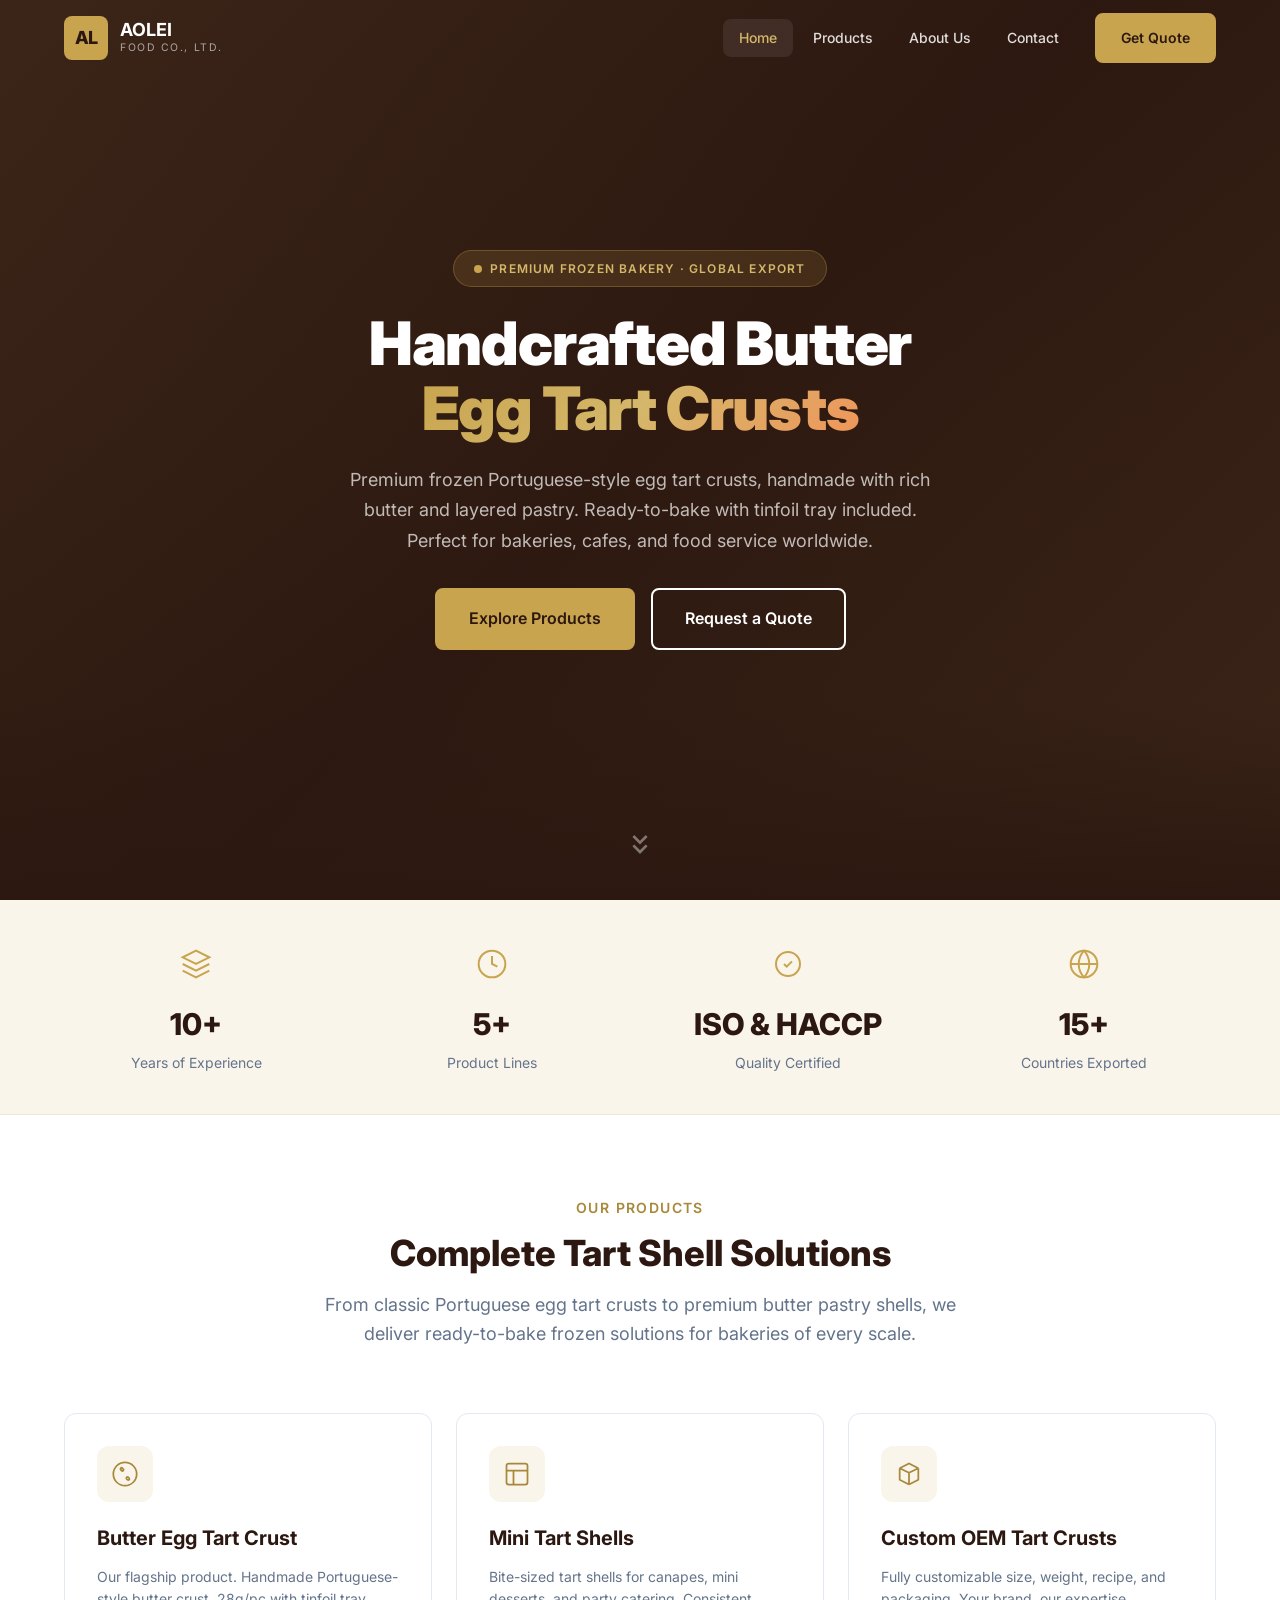
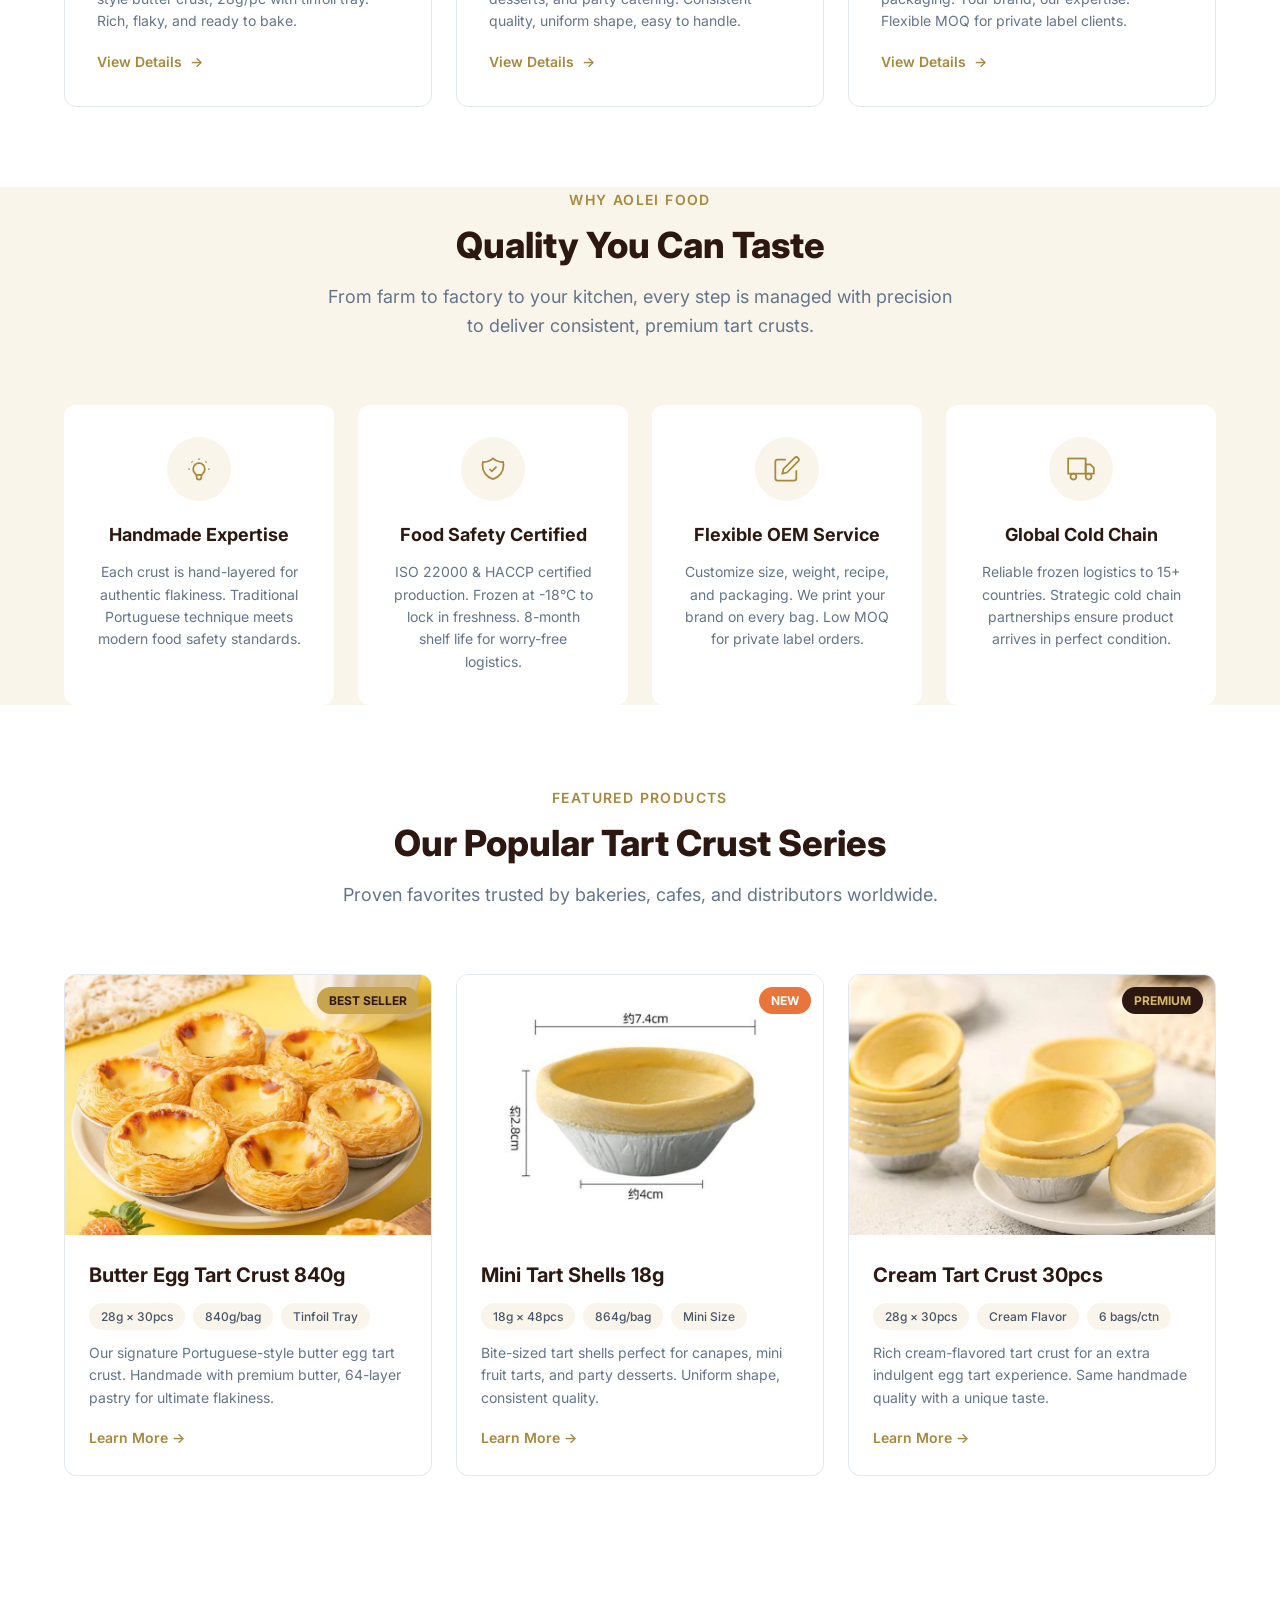
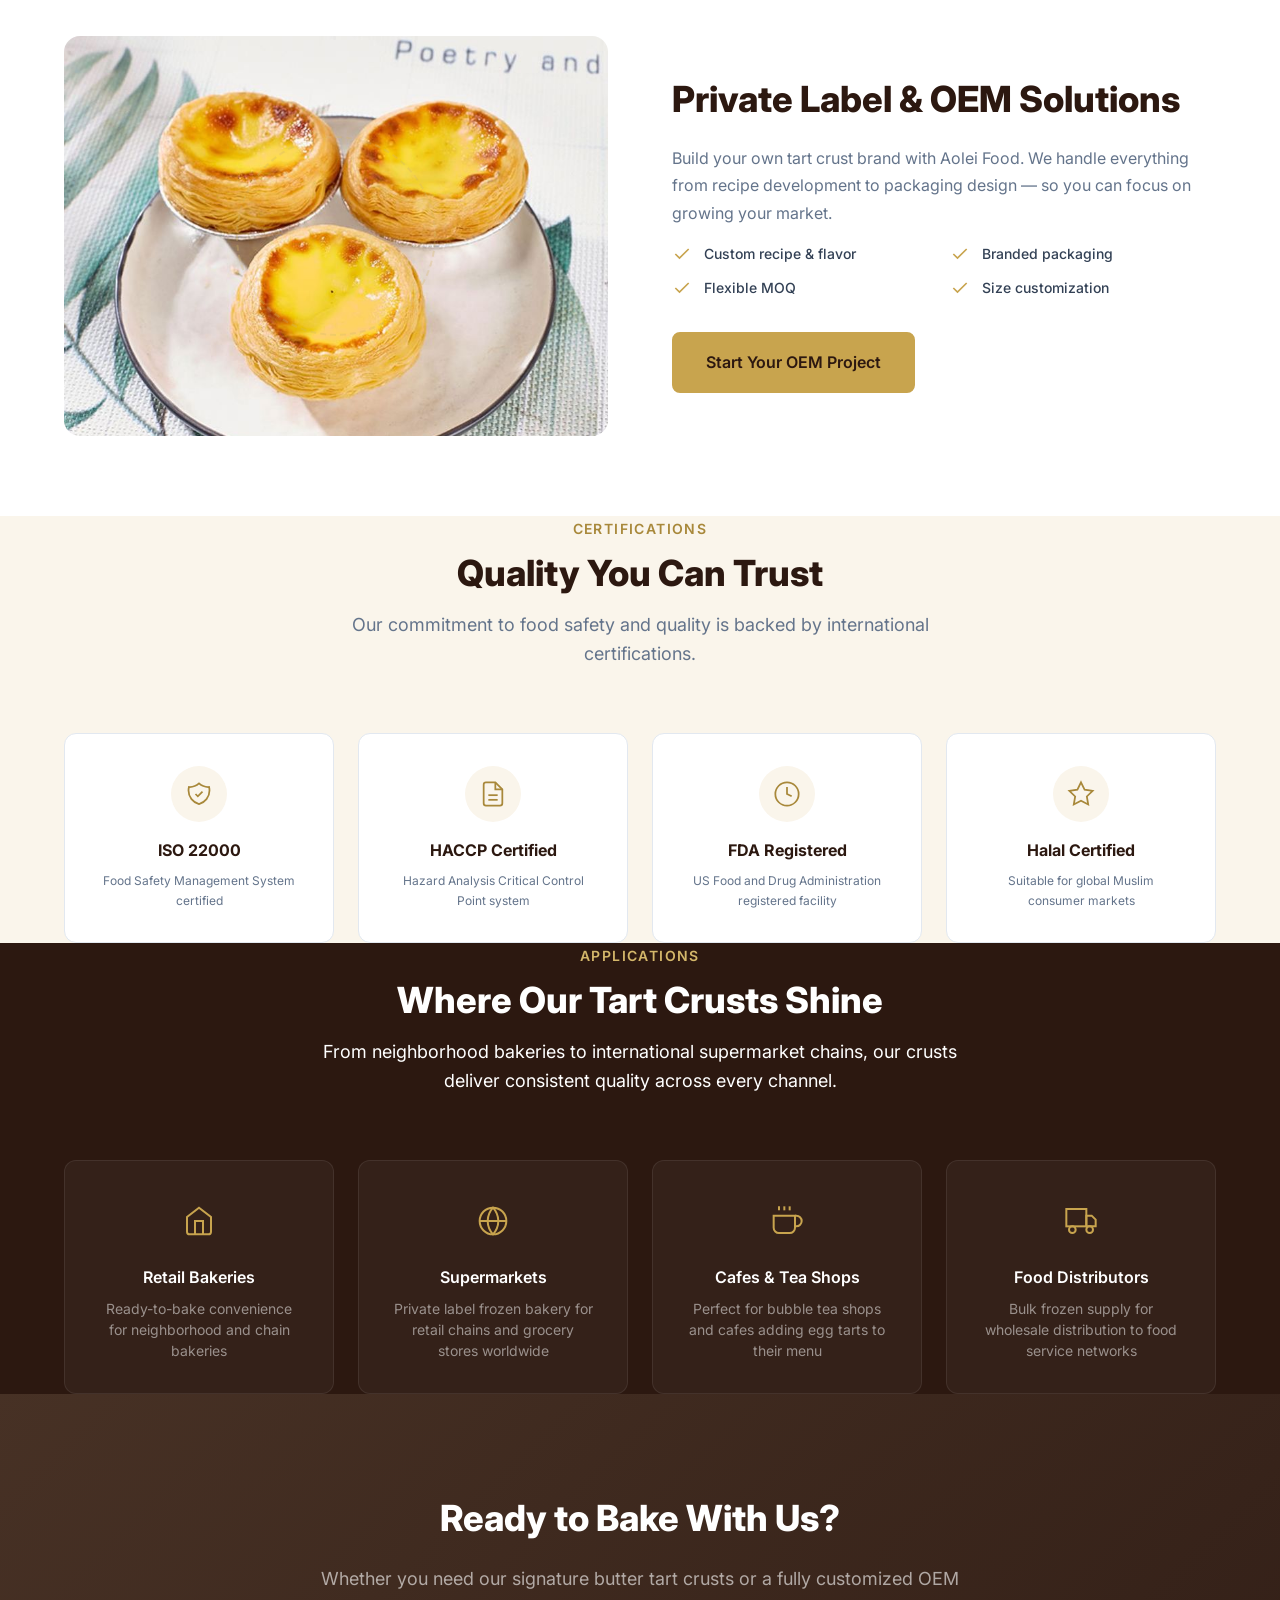
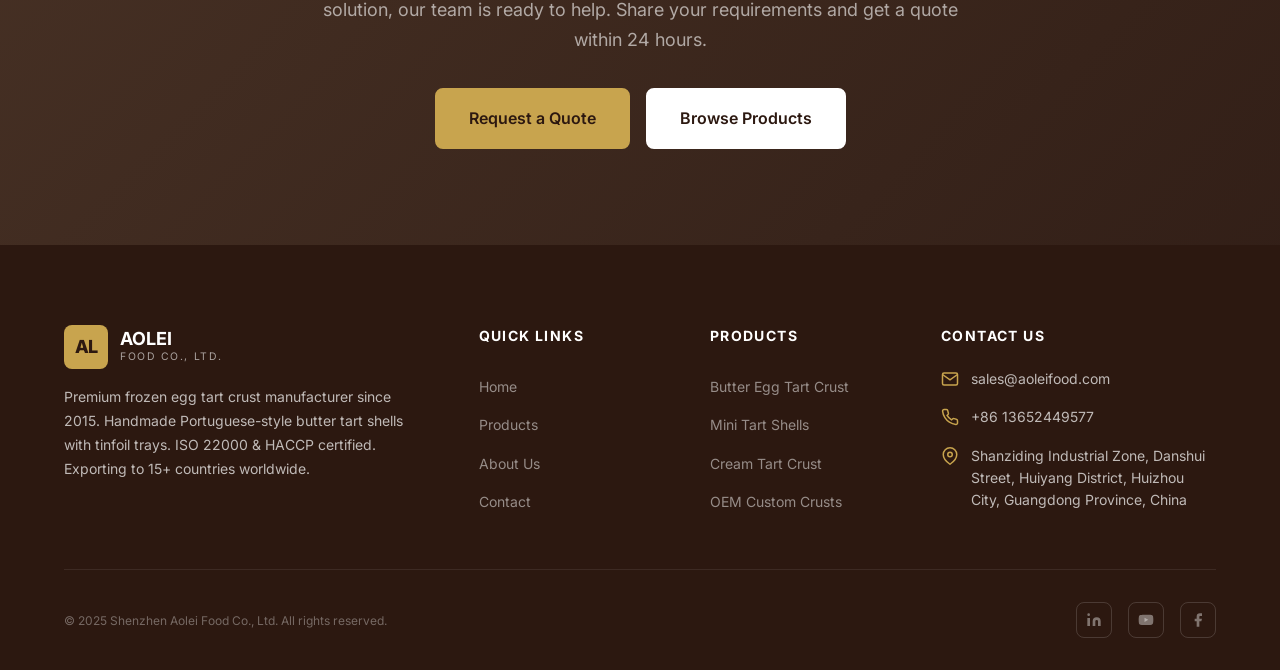
<file: index.html>
<!DOCTYPE html>
<html lang="en">
<head>
  <meta charset="UTF-8">
  <meta name="viewport" content="width=device-width, initial-scale=1.0">
  <meta name="description" content="Aolei Food - Premium Frozen Egg Tart Crust Manufacturer in China. Handmade Portuguese-style butter egg tart crusts with tinfoil trays. OEM/ODM available. ISO & HACCP certified factory. Request a quote today.">
  <meta name="keywords" content="egg tart crust, frozen egg tart, Portuguese egg tart, butter tart shell, bakery ingredients, OEM egg tart, Aolei Food, tart crust manufacturer, frozen bakery, tinfoil tray tart">
  <meta name="author" content="Shenzhen Aolei Food Co., Ltd.">

  <!-- Open Graph -->
  <meta property="og:title" content="Aolei Food | Premium Frozen Egg Tart Crust Manufacturer">
  <meta property="og:description" content="Handmade Portuguese-style butter egg tart crusts. 28g/pc with tinfoil tray. Frozen for freshness. OEM/ODM available. Global export.">
  <meta property="og:type" content="website">
  <meta property="og:site_name" content="Aolei Food">

  <!-- Canonical -->
  <link rel="canonical" href="https://www.aoleifood.com/">

  <!-- Fonts -->
  <link rel="preconnect" href="https://fonts.googleapis.com">
  <link rel="preconnect" href="https://fonts.gstatic.com" crossorigin>
  <link href="https://fonts.googleapis.com/css2?family=Inter:wght@400;500;600;700;800;900&display=swap" rel="stylesheet">

  <!-- Styles -->
  <link rel="stylesheet" href="assets/css/style.css">

  <title>Aolei Food | Premium Frozen Egg Tart Crust Manufacturer</title>

  <!-- Structured Data -->
  <script type="application/ld+json">
  {
    "@context": "https://schema.org",
    "@type": "Organization",
    "name": "Shenzhen Aolei Food Co., Ltd.",
    "alternateName": "Aolei Food",
    "url": "https://www.aoleifood.com",
    "description": "Professional frozen egg tart crust manufacturer specializing in handmade Portuguese-style butter egg tart crusts for bakery, food service, and retail markets worldwide.",
    "address": {
      "@type": "PostalAddress",
      "addressLocality": "Huizhou",
      "addressRegion": "Guangdong",
      "addressCountry": "CN"
    },
    "contactPoint": {
      "@type": "ContactPoint",
      "telephone": "+86-13652449577",
      "contactType": "sales"
    }
  }
  </script>
</head>
<body>

<!-- ==================== HEADER ==================== -->
<header class="header">
  <div class="header-inner">
    <a href="index.html" class="logo" aria-label="Aolei Food Home">
      <div class="logo-icon">AL</div>
      <div class="logo-text">
        <span class="logo-name">AOLEI</span>
        <span class="logo-sub">Food Co., Ltd.</span>
      </div>
    </a>

    <button class="menu-toggle" aria-label="Toggle menu" aria-expanded="false">
      <span></span><span></span><span></span>
    </button>

    <nav class="nav-menu" role="navigation" aria-label="Main navigation">
      <a href="index.html" class="nav-link active">Home</a>
      <a href="products.html" class="nav-link">Products</a>
      <a href="about.html" class="nav-link">About Us</a>
      <a href="contact.html" class="nav-link">Contact</a>
      <a href="contact.html" class="nav-cta btn btn-primary">Get Quote</a>
    </nav>
  </div>
</header>

<!-- ==================== HERO ==================== -->
<section class="hero" aria-label="Hero banner">
  <div class="hero-bg"></div>
  <div class="hero-content">
    <div class="hero-badge">
      <span class="hero-badge-dot"></span>
      Premium Frozen Bakery · Global Export
    </div>
    <h1 class="hero-title">
      Handcrafted Butter
      <br>
      <span class="hero-title-highlight">Egg Tart Crusts</span>
    </h1>
    <p class="hero-desc">
      Premium frozen Portuguese-style egg tart crusts, handmade with rich butter and layered pastry.
      Ready-to-bake with tinfoil tray included. Perfect for bakeries, cafes, and food service worldwide.
    </p>
    <div class="hero-cta">
      <a href="products.html" class="btn btn-primary btn-lg">Explore Products</a>
      <a href="contact.html" class="btn btn-outline btn-lg">Request a Quote</a>
    </div>
  </div>
  <div class="hero-scroll" aria-hidden="true">
    <svg viewBox="0 0 24 24" fill="none" stroke="currentColor" stroke-width="2">
      <path d="M7 13l5 5 5-5M7 6l5 5 5-5"/>
    </svg>
  </div>
</section>

<!-- ==================== TRUST BAR ==================== -->
<section class="trust-bar" aria-label="Company statistics">
  <div class="container">
    <div class="trust-grid">
      <div class="trust-item reveal">
        <div class="trust-icon">
          <svg viewBox="0 0 24 24" fill="none" stroke="currentColor" stroke-width="1.5"><path d="M12 2L2 7l10 5 10-5-10-5z"/><path d="M2 17l10 5 10-5"/><path d="M2 12l10 5 10-5"/></svg>
        </div>
        <div class="trust-number">10+</div>
        <div class="trust-label">Years of Experience</div>
      </div>
      <div class="trust-item reveal">
        <div class="trust-icon">
          <svg viewBox="0 0 24 24" fill="none" stroke="currentColor" stroke-width="1.5"><circle cx="12" cy="12" r="10"/><path d="M12 6v6l4 2"/></svg>
        </div>
        <div class="trust-number">5+</div>
        <div class="trust-label">Product Lines</div>
      </div>
      <div class="trust-item reveal">
        <div class="trust-icon">
          <svg viewBox="0 0 24 24" fill="none" stroke="currentColor" stroke-width="1.5"><path d="M9 12l2 2 4-4"/><path d="M21 12c0 4.97-4.03 9-9 9s-9-4.03-9-9 4.03-9 9-9 9 4.03 9 9z"/></svg>
        </div>
        <div class="trust-number">ISO & HACCP</div>
        <div class="trust-label">Quality Certified</div>
      </div>
      <div class="trust-item reveal">
        <div class="trust-icon">
          <svg viewBox="0 0 24 24" fill="none" stroke="currentColor" stroke-width="1.5"><circle cx="12" cy="12" r="10"/><line x1="2" y1="12" x2="22" y2="12"/><path d="M12 2a15.3 15.3 0 014 10 15.3 15.3 0 01-4 10 15.3 15.3 0 01-4-10 15.3 15.3 0 014-10z"/></svg>
        </div>
        <div class="trust-number">15+</div>
        <div class="trust-label">Countries Exported</div>
      </div>
    </div>
  </div>
</section>

<!-- ==================== PRODUCT CATEGORIES ==================== -->
<section class="section" id="categories" aria-label="Product categories">
  <div class="container">
    <div class="section-header">
      <span class="section-label reveal">Our Products</span>
      <h2 class="section-title reveal">Complete Tart Shell Solutions</h2>
      <p class="section-subtitle reveal">From classic Portuguese egg tart crusts to premium butter pastry shells, we deliver ready-to-bake frozen solutions for bakeries of every scale.</p>
    </div>
    <div class="categories-grid stagger">
      <div class="category-card">
        <div class="category-icon">
          <svg viewBox="0 0 24 24" fill="none" stroke="currentColor" stroke-width="1.5"><circle cx="12" cy="12" r="10"/><path d="M14.7 14.7a1 1 0 00-1.4 1.4l.9.9a1 1 0 001.4-1.4l-.9-.9z"/><path d="M8.3 8.3a1 1 0 011.4-1.4l.9.9a1 1 0 01-1.4 1.4l-.9-.9z"/></svg>
        </div>
        <h3>Butter Egg Tart Crust</h3>
        <p>Our flagship product. Handmade Portuguese-style butter crust, 28g/pc with tinfoil tray. Rich, flaky, and ready to bake.</p>
        <a href="products.html#butter-tart" class="category-link">View Details <span>&rarr;</span></a>
      </div>
      <div class="category-card">
        <div class="category-icon">
          <svg viewBox="0 0 24 24" fill="none" stroke="currentColor" stroke-width="1.5"><rect x="3" y="3" width="18" height="18" rx="2"/><path d="M3 9h18"/><path d="M9 21V9"/></svg>
        </div>
        <h3>Mini Tart Shells</h3>
        <p>Bite-sized tart shells for canapes, mini desserts, and party catering. Consistent quality, uniform shape, easy to handle.</p>
        <a href="products.html#mini-tart" class="category-link">View Details <span>&rarr;</span></a>
      </div>
      <div class="category-card">
        <div class="category-icon">
          <svg viewBox="0 0 24 24" fill="none" stroke="currentColor" stroke-width="1.5"><path d="M20 7l-8-4-8 4m16 0l-8 4m8-4v10l-8 4m0-10L4 7m8 4v10M4 7v10l8 4"/></svg>
        </div>
        <h3>Custom OEM Tart Crusts</h3>
        <p>Fully customizable size, weight, recipe, and packaging. Your brand, our expertise. Flexible MOQ for private label clients.</p>
        <a href="products.html#oem" class="category-link">View Details <span>&rarr;</span></a>
      </div>
    </div>
  </div>
</section>

<!-- ==================== WHY CHOOSE US ==================== -->
<section class="why-us" aria-label="Why choose us">
  <div class="container">
    <div class="section-header">
      <span class="section-label reveal">Why Aolei Food</span>
      <h2 class="section-title reveal">Quality You Can Taste</h2>
      <p class="section-subtitle reveal">From farm to factory to your kitchen, every step is managed with precision to deliver consistent, premium tart crusts.</p>
    </div>
    <div class="why-grid stagger">
      <div class="why-card">
        <div class="why-icon">
          <svg viewBox="0 0 24 24" fill="none" stroke="currentColor" stroke-width="1.5"><path d="M9.663 17h4.673M12 3v1m6.364 1.636l-.707.707M21 12h-1M4 12H3m3.343-5.657l-.707-.707m2.828 9.9a5 5 0 117.072 0l-.548.547A3.374 3.374 0 0014 18.469V19a2 2 0 11-4 0v-.531c0-.895-.356-1.754-.988-2.386l-.548-.547z"/></svg>
        </div>
        <h3>Handmade Expertise</h3>
        <p>Each crust is hand-layered for authentic flakiness. Traditional Portuguese technique meets modern food safety standards.</p>
      </div>
      <div class="why-card">
        <div class="why-icon">
          <svg viewBox="0 0 24 24" fill="none" stroke="currentColor" stroke-width="1.5"><path d="M9 12l2 2 4-4m5.618-4.016A11.955 11.955 0 0112 2.944a11.955 11.955 0 01-8.618 3.04A12.02 12.02 0 003 9c0 5.591 3.824 10.29 9 11.622 5.176-1.332 9-6.03 9-11.622 0-1.042-.133-2.052-.382-3.016z"/></svg>
        </div>
        <h3>Food Safety Certified</h3>
        <p>ISO 22000 & HACCP certified production. Frozen at -18&deg;C to lock in freshness. 8-month shelf life for worry-free logistics.</p>
      </div>
      <div class="why-card">
        <div class="why-icon">
          <svg viewBox="0 0 24 24" fill="none" stroke="currentColor" stroke-width="1.5"><path d="M11 4H4a2 2 0 00-2 2v14a2 2 0 002 2h14a2 2 0 002-2v-7"/><path d="M18.5 2.5a2.121 2.121 0 013 3L12 15l-4 1 1-4 9.5-9.5z"/></svg>
        </div>
        <h3>Flexible OEM Service</h3>
        <p>Customize size, weight, recipe, and packaging. We print your brand on every bag. Low MOQ for private label orders.</p>
      </div>
      <div class="why-card">
        <div class="why-icon">
          <svg viewBox="0 0 24 24" fill="none" stroke="currentColor" stroke-width="1.5"><rect x="1" y="3" width="15" height="13"/><polygon points="16 8 20 8 23 11 23 16 16 16 16 8"/><circle cx="5.5" cy="18.5" r="2.5"/><circle cx="18.5" cy="18.5" r="2.5"/></svg>
        </div>
        <h3>Global Cold Chain</h3>
        <p>Reliable frozen logistics to 15+ countries. Strategic cold chain partnerships ensure product arrives in perfect condition.</p>
      </div>
    </div>
  </div>
</section>

<!-- ==================== FEATURED PRODUCTS ==================== -->
<section class="section" aria-label="Featured products">
  <div class="container">
    <div class="section-header">
      <span class="section-label reveal">Featured Products</span>
      <h2 class="section-title reveal">Our Popular Tart Crust Series</h2>
      <p class="section-subtitle reveal">Proven favorites trusted by bakeries, cafes, and distributors worldwide.</p>
    </div>
    <div class="featured-grid stagger">
      <!-- Product 1 -->
      <div class="product-card">
        <div class="product-image">
          <img src="assets/images/product-main-1.jpg" alt="Butter Egg Tart Crust 840g - 28g x 30pcs with Tinfoil Tray" loading="lazy" decoding="async" width="800" height="600">
          <span class="product-badge popular">Best Seller</span>
        </div>
        <div class="product-info">
          <h3>Butter Egg Tart Crust 840g</h3>
          <div class="product-specs">
            <span class="product-spec">28g &times; 30pcs</span>
            <span class="product-spec">840g/bag</span>
            <span class="product-spec">Tinfoil Tray</span>
          </div>
          <p class="product-desc">Our signature Portuguese-style butter egg tart crust. Handmade with premium butter, 64-layer pastry for ultimate flakiness.</p>
          <a href="products.html#butter-tart" class="product-link">Learn More &rarr;</a>
        </div>
      </div>

      <!-- Product 2 -->
      <div class="product-card">
        <div class="product-image">
          <img src="assets/images/product-main-2.jpg" alt="Mini Tart Shells 18g - 48pcs per bag" loading="lazy" decoding="async" width="800" height="600">
          <span class="product-badge new">New</span>
        </div>
        <div class="product-info">
          <h3>Mini Tart Shells 18g</h3>
          <div class="product-specs">
            <span class="product-spec">18g &times; 48pcs</span>
            <span class="product-spec">864g/bag</span>
            <span class="product-spec">Mini Size</span>
          </div>
          <p class="product-desc">Bite-sized tart shells perfect for canapes, mini fruit tarts, and party desserts. Uniform shape, consistent quality.</p>
          <a href="products.html#mini-tart" class="product-link">Learn More &rarr;</a>
        </div>
      </div>

      <!-- Product 3 -->
      <div class="product-card">
        <div class="product-image">
          <img src="assets/images/product-main-3.jpg" alt="Cream Tart Crust 30pcs - Rich Cream Butter Flavor" loading="lazy" decoding="async" width="800" height="600">
          <span class="product-badge premium">Premium</span>
        </div>
        <div class="product-info">
          <h3>Cream Tart Crust 30pcs</h3>
          <div class="product-specs">
            <span class="product-spec">28g &times; 30pcs</span>
            <span class="product-spec">Cream Flavor</span>
            <span class="product-spec">6 bags/ctn</span>
          </div>
          <p class="product-desc">Rich cream-flavored tart crust for an extra indulgent egg tart experience. Same handmade quality with a unique taste.</p>
          <a href="products.html#cream-tart" class="product-link">Learn More &rarr;</a>
        </div>
      </div>
    </div>
  </div>
</section>

<!-- ==================== OEM SECTION ==================== -->
<section class="oem-section section" aria-label="OEM & Customization">
  <div class="container">
    <div class="oem-content">
      <div class="oem-visual reveal">
        <div class="oem-image-box">
          <img src="assets/images/product-main-5.jpg" alt="OEM Custom Tart Crusts - Your Brand" loading="lazy" decoding="async" width="800" height="600" style="width:100%;height:100%;object-fit:cover;">
        </div>
      </div>
      <div class="oem-info reveal">
        <h2>Private Label & OEM Solutions</h2>
        <p>Build your own tart crust brand with Aolei Food. We handle everything from recipe development to packaging design &mdash; so you can focus on growing your market.</p>
        <ul class="oem-checklist">
          <li>
            <svg viewBox="0 0 24 24" fill="none" stroke="currentColor" stroke-width="2"><polyline points="20 6 9 17 4 12"/></svg>
            Custom recipe & flavor
          </li>
          <li>
            <svg viewBox="0 0 24 24" fill="none" stroke="currentColor" stroke-width="2"><polyline points="20 6 9 17 4 12"/></svg>
            Branded packaging
          </li>
          <li>
            <svg viewBox="0 0 24 24" fill="none" stroke="currentColor" stroke-width="2"><polyline points="20 6 9 17 4 12"/></svg>
            Flexible MOQ
          </li>
          <li>
            <svg viewBox="0 0 24 24" fill="none" stroke="currentColor" stroke-width="2"><polyline points="20 6 9 17 4 12"/></svg>
            Size customization
          </li>
        </ul>
        <a href="contact.html" class="btn btn-primary btn-lg">Start Your OEM Project</a>
      </div>
    </div>
  </div>
</section>

<!-- ==================== CERTIFICATIONS ==================== -->
<section class="certifications" aria-label="Certifications">
  <div class="container">
    <div class="section-header">
      <span class="section-label reveal">Certifications</span>
      <h2 class="section-title reveal">Quality You Can Trust</h2>
      <p class="section-subtitle reveal">Our commitment to food safety and quality is backed by international certifications.</p>
    </div>
    <div class="cert-grid stagger">
      <div class="cert-card">
        <div class="cert-icon">
          <svg viewBox="0 0 24 24" fill="none" stroke="currentColor" stroke-width="1.5"><path d="M9 12l2 2 4-4m5.618-4.016A11.955 11.955 0 0112 2.944a11.955 11.955 0 01-8.618 3.04A12.02 12.02 0 003 9c0 5.591 3.824 10.29 9 11.622 5.176-1.332 9-6.03 9-11.622 0-1.042-.133-2.052-.382-3.016z"/></svg>
        </div>
        <h4>ISO 22000</h4>
        <p>Food Safety Management System certified</p>
      </div>
      <div class="cert-card">
        <div class="cert-icon">
          <svg viewBox="0 0 24 24" fill="none" stroke="currentColor" stroke-width="1.5"><path d="M14 2H6a2 2 0 00-2 2v16a2 2 0 002 2h12a2 2 0 002-2V8z"/><polyline points="14 2 14 8 20 8"/><line x1="16" y1="13" x2="8" y2="13"/><line x1="16" y1="17" x2="8" y2="17"/></svg>
        </div>
        <h4>HACCP Certified</h4>
        <p>Hazard Analysis Critical Control Point system</p>
      </div>
      <div class="cert-card">
        <div class="cert-icon">
          <svg viewBox="0 0 24 24" fill="none" stroke="currentColor" stroke-width="1.5"><circle cx="12" cy="12" r="10"/><path d="M12 6v6l4 2"/></svg>
        </div>
        <h4>FDA Registered</h4>
        <p>US Food and Drug Administration registered facility</p>
      </div>
      <div class="cert-card">
        <div class="cert-icon">
          <svg viewBox="0 0 24 24" fill="none" stroke="currentColor" stroke-width="1.5"><path d="M12 2l3.09 6.26L22 9.27l-5 4.87 1.18 6.88L12 17.77l-6.18 3.25L7 14.14 2 9.27l6.91-1.01L12 2z"/></svg>
        </div>
        <h4>Halal Certified</h4>
        <p>Suitable for global Muslim consumer markets</p>
      </div>
    </div>
  </div>
</section>

<!-- ==================== APPLICATIONS ==================== -->
<section class="applications" aria-label="Application markets">
  <div class="container">
    <div class="section-header">
      <span class="section-label reveal">Applications</span>
      <h2 class="section-title light reveal">Where Our Tart Crusts Shine</h2>
      <p class="section-subtitle light reveal">From neighborhood bakeries to international supermarket chains, our crusts deliver consistent quality across every channel.</p>
    </div>
    <div class="app-grid stagger">
      <div class="app-card">
        <div class="app-icon">
          <svg viewBox="0 0 24 24" fill="none" stroke="currentColor" stroke-width="1.5"><path d="M3 9l9-7 9 7v11a2 2 0 01-2 2H5a2 2 0 01-2-2z"/><polyline points="9 22 9 12 15 12 15 22"/></svg>
        </div>
        <h4>Retail Bakeries</h4>
        <p>Ready-to-bake convenience for neighborhood and chain bakeries</p>
      </div>
      <div class="app-card">
        <div class="app-icon">
          <svg viewBox="0 0 24 24" fill="none" stroke="currentColor" stroke-width="1.5"><circle cx="12" cy="12" r="10"/><line x1="2" y1="12" x2="22" y2="12"/><path d="M12 2a15.3 15.3 0 014 10 15.3 15.3 0 01-4 10 15.3 15.3 0 01-4-10 15.3 15.3 0 014-10z"/></svg>
        </div>
        <h4>Supermarkets</h4>
        <p>Private label frozen bakery for retail chains and grocery stores worldwide</p>
      </div>
      <div class="app-card">
        <div class="app-icon">
          <svg viewBox="0 0 24 24" fill="none" stroke="currentColor" stroke-width="1.5"><path d="M18 8h1a4 4 0 010 8h-1"/><path d="M2 8h16v9a4 4 0 01-4 4H6a4 4 0 01-4-4V8z"/><line x1="6" y1="1" x2="6" y2="4"/><line x1="10" y1="1" x2="10" y2="4"/><line x1="14" y1="1" x2="14" y2="4"/></svg>
        </div>
        <h4>Cafes & Tea Shops</h4>
        <p>Perfect for bubble tea shops and cafes adding egg tarts to their menu</p>
      </div>
      <div class="app-card">
        <div class="app-icon">
          <svg viewBox="0 0 24 24" fill="none" stroke="currentColor" stroke-width="1.5"><rect x="1" y="3" width="15" height="13"/><polygon points="16 8 20 8 23 11 23 16 16 16 16 8"/><circle cx="5.5" cy="18.5" r="2.5"/><circle cx="18.5" cy="18.5" r="2.5"/></svg>
        </div>
        <h4>Food Distributors</h4>
        <p>Bulk frozen supply for wholesale distribution to food service networks</p>
      </div>
    </div>
  </div>
</section>

<!-- ==================== CTA ==================== -->
<section class="cta-section" aria-label="Call to action">
  <div class="container">
    <div class="cta-content reveal">
      <h2>Ready to Bake With Us?</h2>
      <p>Whether you need our signature butter tart crusts or a fully customized OEM solution, our team is ready to help. Share your requirements and get a quote within 24 hours.</p>
      <div class="cta-buttons">
        <a href="contact.html" class="btn btn-primary btn-lg">Request a Quote</a>
        <a href="products.html" class="btn btn-white btn-lg">Browse Products</a>
      </div>
    </div>
  </div>
</section>

<!-- ==================== FOOTER ==================== -->
<footer class="footer" role="contentinfo">
  <div class="container">
    <div class="footer-grid">
      <!-- Brand -->
      <div class="footer-brand">
        <a href="index.html" class="logo">
          <div class="logo-icon" style="background:var(--color-gold)">AL</div>
          <div class="logo-text">
            <span class="logo-name">AOLEI</span>
            <span class="logo-sub">Food Co., Ltd.</span>
          </div>
        </a>
        <p>Premium frozen egg tart crust manufacturer since 2015. Handmade Portuguese-style butter tart shells with tinfoil trays. ISO 22000 &amp; HACCP certified. Exporting to 15+ countries worldwide.</p>
      </div>

      <!-- Quick Links -->
      <div>
        <h4 class="footer-heading">Quick Links</h4>
        <div class="footer-links">
          <a href="index.html">Home</a>
          <a href="products.html">Products</a>
          <a href="about.html">About Us</a>
          <a href="contact.html">Contact</a>
        </div>
      </div>

      <!-- Products -->
      <div>
        <h4 class="footer-heading">Products</h4>
        <div class="footer-links">
          <a href="products.html#butter-tart">Butter Egg Tart Crust</a>
          <a href="products.html#mini-tart">Mini Tart Shells</a>
          <a href="products.html#cream-tart">Cream Tart Crust</a>
          <a href="products.html#oem">OEM Custom Crusts</a>
        </div>
      </div>

      <!-- Contact -->
      <div>
        <h4 class="footer-heading">Contact Us</h4>
        <div class="footer-contact">
          <div class="footer-contact-item">
            <svg viewBox="0 0 24 24" fill="none" stroke="currentColor" stroke-width="2"><path d="M4 4h16c1.1 0 2 .9 2 2v12c0 1.1-.9 2-2 2H4c-1.1 0-2-.9-2-2V6c0-1.1.9-2 2-2z"/><polyline points="22,6 12,13 2,6"/></svg>
            <span>sales@aoleifood.com</span>
          </div>
          <div class="footer-contact-item">
            <svg viewBox="0 0 24 24" fill="none" stroke="currentColor" stroke-width="2"><path d="M22 16.92v3a2 2 0 01-2.18 2 19.79 19.79 0 01-8.63-3.07 19.5 19.5 0 01-6-6 19.79 19.79 0 01-3.07-8.67A2 2 0 014.11 2h3a2 2 0 012 1.72 12.84 12.84 0 00.7 2.81 2 2 0 01-.45 2.11L8.09 9.91a16 16 0 006 6l1.27-1.27a2 2 0 012.11-.45 12.84 12.84 0 002.81.7A2 2 0 0122 16.92z"/></svg>
            <span>+86 13652449577</span>
          </div>
          <div class="footer-contact-item">
            <svg viewBox="0 0 24 24" fill="none" stroke="currentColor" stroke-width="2"><path d="M21 10c0 7-9 13-9 13s-9-6-9-13a9 9 0 0118 0z"/><circle cx="12" cy="10" r="3"/></svg>
            <span>Shanziding Industrial Zone, Danshui Street, Huiyang District, Huizhou City, Guangdong Province, China</span>
          </div>
        </div>
      </div>
    </div>

    <div class="footer-bottom">
      <p>&copy; 2025 Shenzhen Aolei Food Co., Ltd. All rights reserved.</p>
      <div class="footer-social">
        <a href="#" aria-label="LinkedIn"><svg viewBox="0 0 24 24" fill="currentColor" width="16" height="16"><path d="M16 8a6 6 0 016 6v7h-4v-7a2 2 0 00-2-2 2 2 0 00-2 2v7h-4v-7a6 6 0 016-6zM2 9h4v12H2zM4 6a2 2 0 100-4 2 2 0 000 4z"/></svg></a>
        <a href="#" aria-label="YouTube"><svg viewBox="0 0 24 24" fill="currentColor" width="16" height="16"><path d="M22.54 6.42a2.78 2.78 0 00-1.94-2C18.88 4 12 4 12 4s-6.88 0-8.6.46a2.78 2.78 0 00-1.94 2A29.94 29.94 0 001 11.75a29.94 29.94 0 00.46 5.33A2.78 2.78 0 003.4 19c1.72.46 8.6.46 8.6.46s6.88 0 8.6-.46a2.78 2.78 0 001.94-2 30.06 30.06 0 00.46-5.25 30.06 30.06 0 00-.46-5.33z"/><polygon points="9.75 15.02 15.5 11.75 9.75 8.48 9.75 15.02"/></svg></a>
        <a href="#" aria-label="Facebook"><svg viewBox="0 0 24 24" fill="currentColor" width="16" height="16"><path d="M18 2h-3a5 5 0 00-5 5v3H7v4h3v8h4v-8h3l1-4h-4V7a1 1 0 011-1h3z"/></svg></a>
      </div>
    </div>
  </div>
</footer>

<!-- Back to Top -->
<button class="back-to-top" aria-label="Back to top">
  <svg viewBox="0 0 24 24" fill="none" stroke="currentColor" stroke-width="2"><polyline points="18 15 12 9 6 15"/></svg>
</button>

<!-- Scripts -->
<script src="assets/js/main.js"></script>

</body>
</html>
</file>
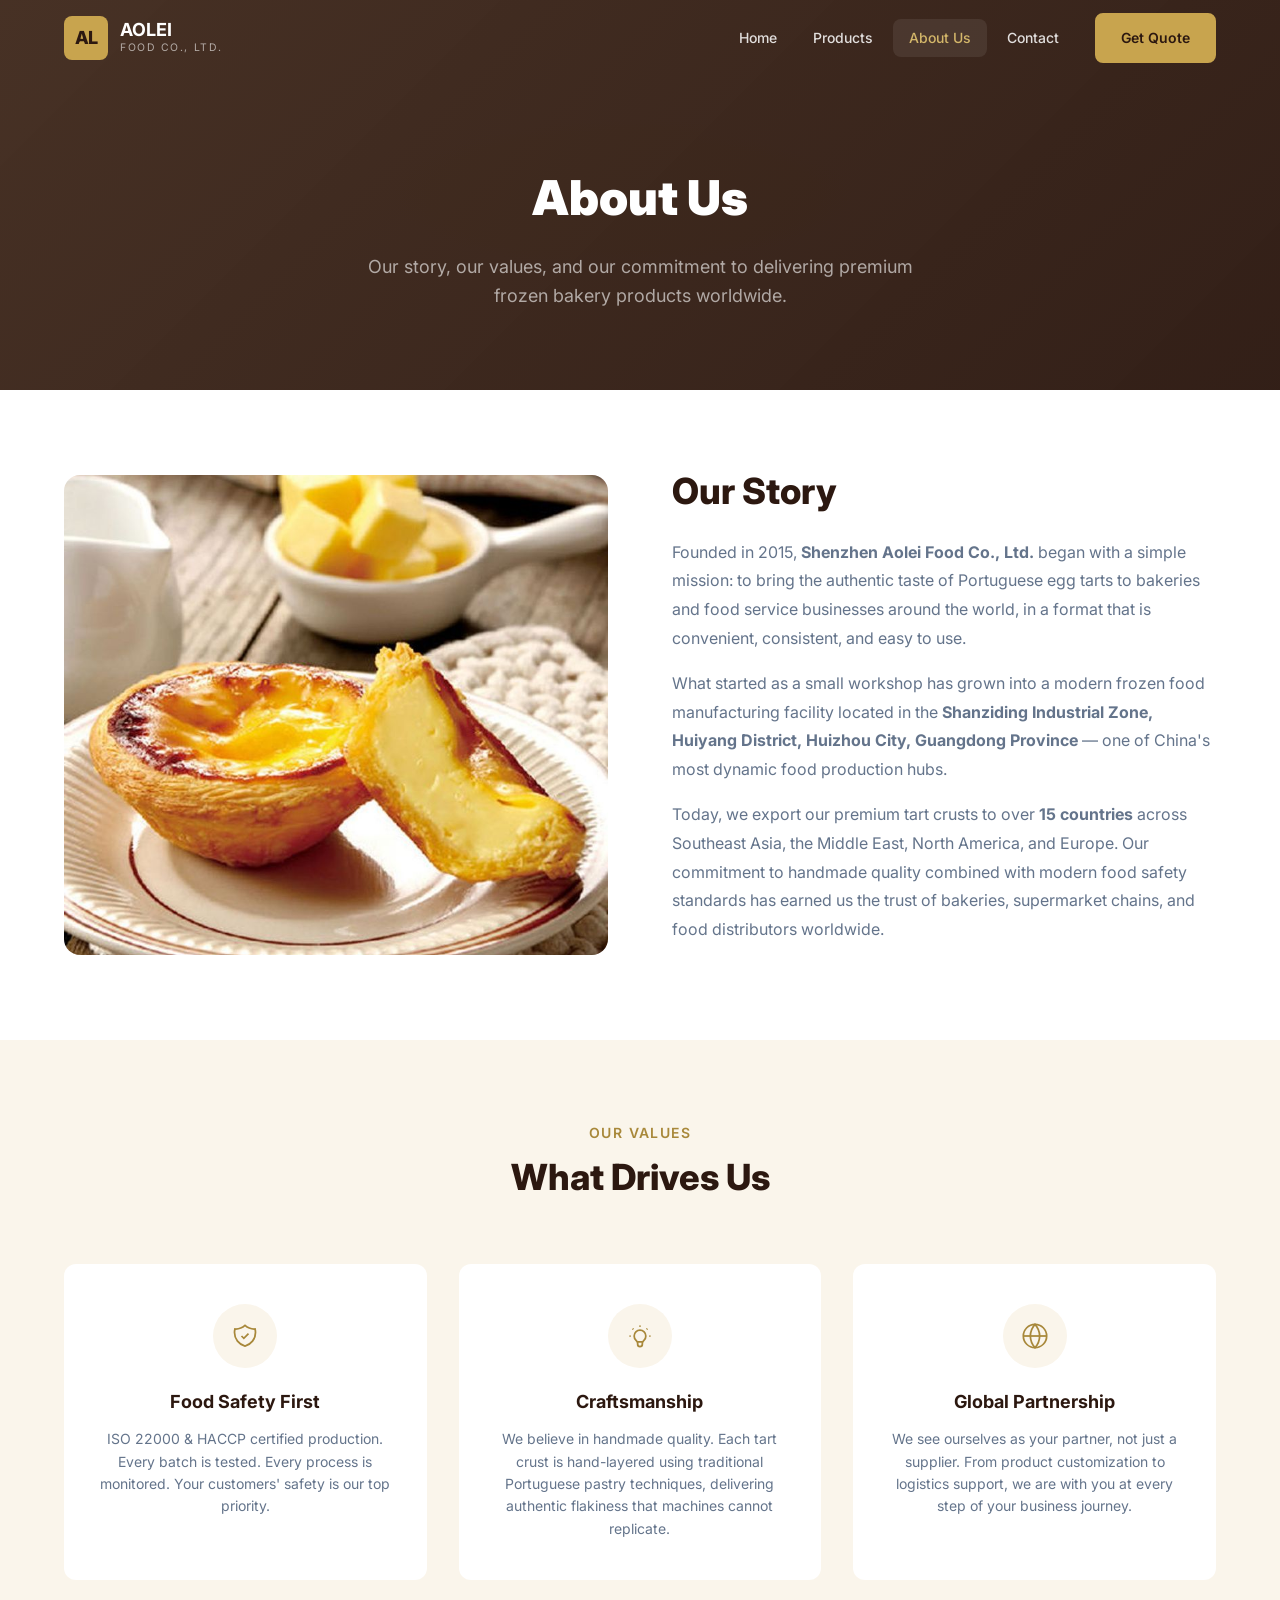
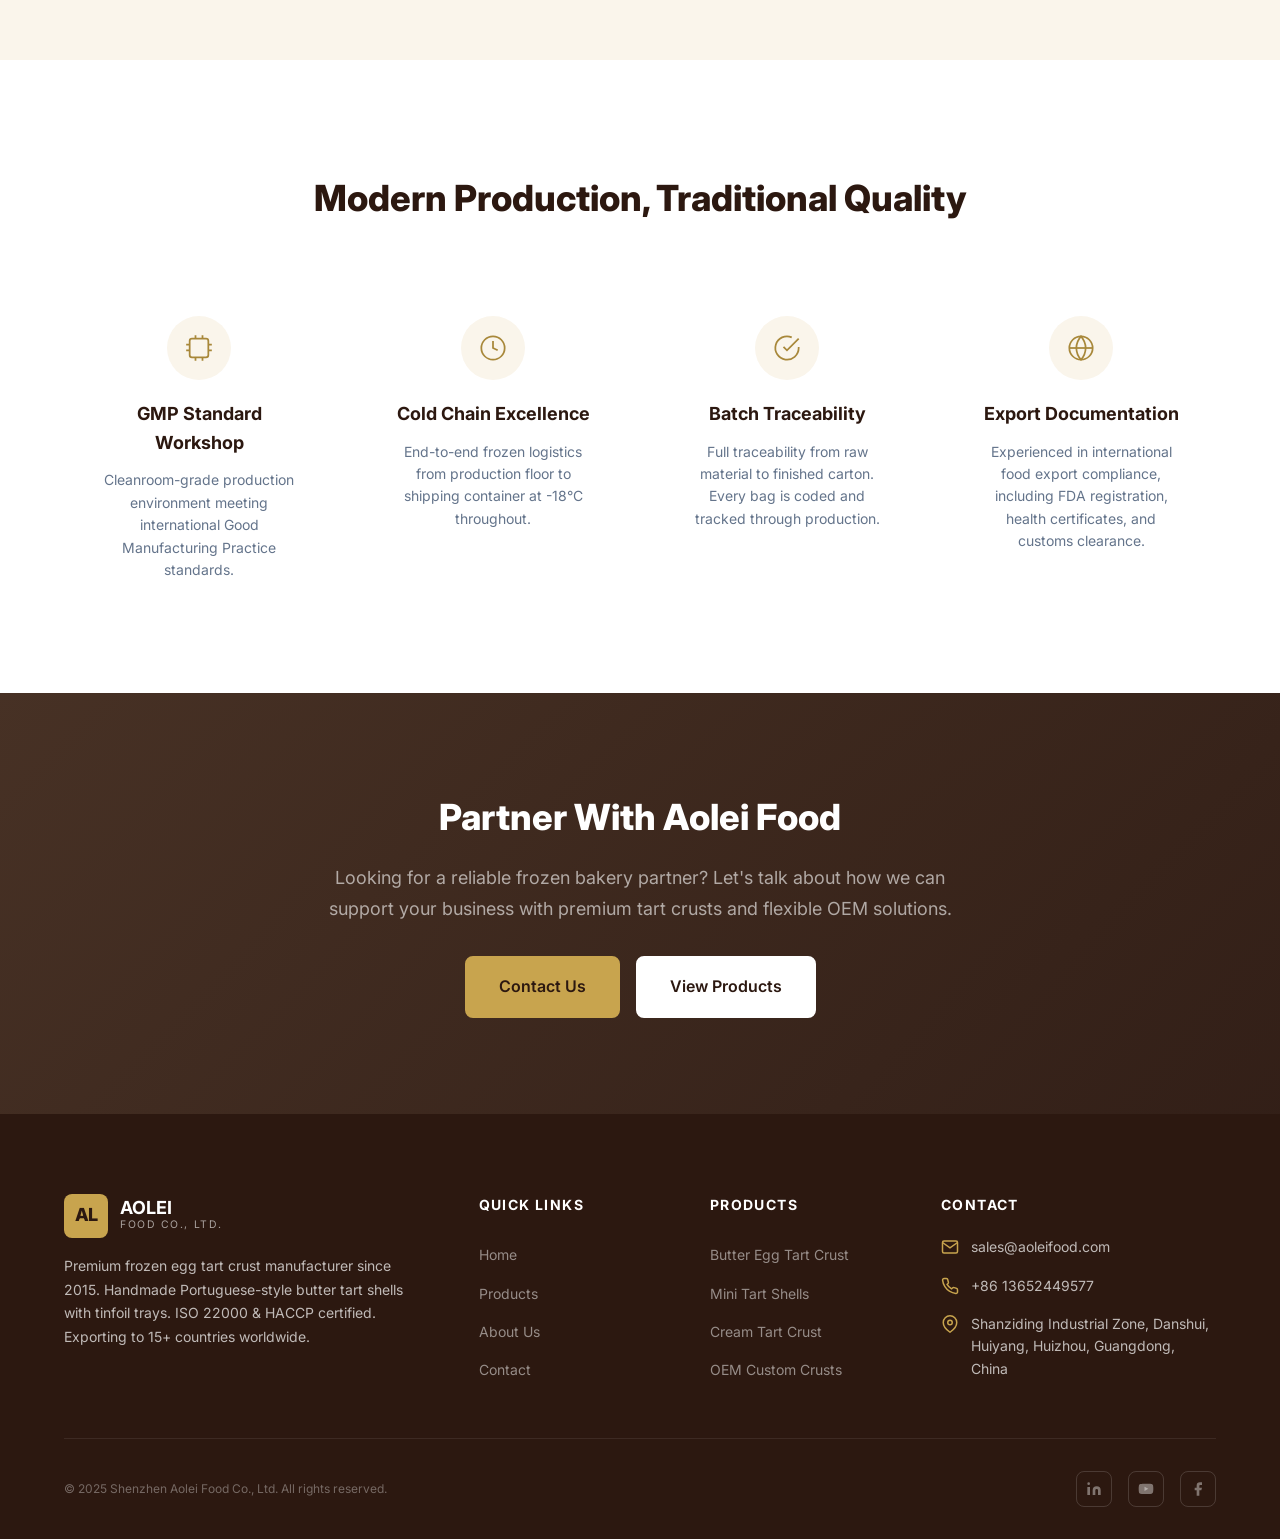
<file: about.html>
<!DOCTYPE html>
<html lang="en">
<head>
  <meta charset="UTF-8">
  <meta name="viewport" content="width=device-width, initial-scale=1.0">
  <meta name="description" content="About Aolei Food - Learn about our story, values, production facilities, and commitment to quality frozen egg tart crust manufacturing since 2015.">
  <meta name="keywords" content="about Aolei Food, egg tart crust manufacturer, frozen bakery factory, Chinese food manufacturer, tart shell producer">
  <meta name="author" content="Shenzhen Aolei Food Co., Ltd.">

  <meta property="og:title" content="About Aolei Food | Premium Frozen Tart Crust Manufacturer">
  <meta property="og:description" content="Learn about our story, production excellence, and commitment to quality.">
  <meta property="og:type" content="website">

  <link rel="canonical" href="https://www.aoleifood.com/about.html">

  <link rel="preconnect" href="https://fonts.googleapis.com">
  <link rel="preconnect" href="https://fonts.gstatic.com" crossorigin>
  <link href="https://fonts.googleapis.com/css2?family=Inter:wght@400;500;600;700;800;900&display=swap" rel="stylesheet">

  <link rel="stylesheet" href="assets/css/style.css">

  <title>About Us | Aolei Food</title>

  <script type="application/ld+json">
  {
    "@context": "https://schema.org",
    "@type": "AboutPage",
    "name": "About Aolei Food",
    "description": "Learn about Shenzhen Aolei Food Co., Ltd., a premium frozen egg tart crust manufacturer since 2015."
  }
  </script>
</head>
<body>

<!-- ==================== HEADER ==================== -->
<header class="header">
  <div class="header-inner">
    <a href="index.html" class="logo" aria-label="Aolei Food Home">
      <div class="logo-icon">AL</div>
      <div class="logo-text">
        <span class="logo-name">AOLEI</span>
        <span class="logo-sub">Food Co., Ltd.</span>
      </div>
    </a>

    <button class="menu-toggle" aria-label="Toggle menu">
      <span></span><span></span><span></span>
    </button>

    <nav class="nav-menu" role="navigation">
      <a href="index.html" class="nav-link">Home</a>
      <a href="products.html" class="nav-link">Products</a>
      <a href="about.html" class="nav-link active">About Us</a>
      <a href="contact.html" class="nav-link">Contact</a>
      <a href="contact.html" class="nav-cta btn btn-primary">Get Quote</a>
    </nav>
  </div>
</header>

<!-- ==================== PAGE HERO ==================== -->
<section class="page-hero" aria-label="Page hero">
  <div class="container">
    <h1>About Us</h1>
    <p>Our story, our values, and our commitment to delivering premium frozen bakery products worldwide.</p>
  </div>
</section>

<!-- ==================== OUR STORY ==================== -->
<section class="about-story">
  <div class="container">
    <div class="about-grid">
      <div class="about-image-box reveal">
        <img src="assets/images/product-main-4.jpg" alt="Aolei Food Factory - Premium Tart Crust Production" loading="lazy" decoding="async" width="800" height="600" style="width:100%;height:100%;object-fit:cover;">
      </div>
      <div class="about-info reveal">
        <h2>Our Story</h2>
        <p>Founded in 2015, <strong>Shenzhen Aolei Food Co., Ltd.</strong> began with a simple mission: to bring the authentic taste of Portuguese egg tarts to bakeries and food service businesses around the world, in a format that is convenient, consistent, and easy to use.</p>
        <p>What started as a small workshop has grown into a modern frozen food manufacturing facility located in the <strong>Shanziding Industrial Zone, Huiyang District, Huizhou City, Guangdong Province</strong> &mdash; one of China's most dynamic food production hubs.</p>
        <p>Today, we export our premium tart crusts to over <strong>15 countries</strong> across Southeast Asia, the Middle East, North America, and Europe. Our commitment to handmade quality combined with modern food safety standards has earned us the trust of bakeries, supermarket chains, and food distributors worldwide.</p>
      </div>
    </div>
  </div>
</section>

<!-- ==================== OUR VALUES ==================== -->
<section class="about-values">
  <div class="container">
    <div class="section-header">
      <span class="section-label reveal">Our Values</span>
      <h2 class="section-title reveal">What Drives Us</h2>
    </div>
    <div class="values-grid stagger">
      <div class="value-card">
        <div class="value-icon">
          <svg viewBox="0 0 24 24" fill="none" stroke="currentColor" stroke-width="1.5"><path d="M9 12l2 2 4-4m5.618-4.016A11.955 11.955 0 0112 2.944a11.955 11.955 0 01-8.618 3.04A12.02 12.02 0 003 9c0 5.591 3.824 10.29 9 11.622 5.176-1.332 9-6.03 9-11.622 0-1.042-.133-2.052-.382-3.016z"/></svg>
        </div>
        <h3>Food Safety First</h3>
        <p>ISO 22000 &amp; HACCP certified production. Every batch is tested. Every process is monitored. Your customers' safety is our top priority.</p>
      </div>
      <div class="value-card">
        <div class="value-icon">
          <svg viewBox="0 0 24 24" fill="none" stroke="currentColor" stroke-width="1.5"><path d="M9.663 17h4.673M12 3v1m6.364 1.636l-.707.707M21 12h-1M4 12H3m3.343-5.657l-.707-.707m2.828 9.9a5 5 0 117.072 0l-.548.547A3.374 3.374 0 0014 18.469V19a2 2 0 11-4 0v-.531c0-.895-.356-1.754-.988-2.386l-.548-.547z"/></svg>
        </div>
        <h3>Craftsmanship</h3>
        <p>We believe in handmade quality. Each tart crust is hand-layered using traditional Portuguese pastry techniques, delivering authentic flakiness that machines cannot replicate.</p>
      </div>
      <div class="value-card">
        <div class="value-icon">
          <svg viewBox="0 0 24 24" fill="none" stroke="currentColor" stroke-width="1.5"><circle cx="12" cy="12" r="10"/><line x1="2" y1="12" x2="22" y2="12"/><path d="M12 2a15.3 15.3 0 014 10 15.3 15.3 0 01-4 10 15.3 15.3 0 01-4-10 15.3 15.3 0 014-10z"/></svg>
        </div>
        <h3>Global Partnership</h3>
        <p>We see ourselves as your partner, not just a supplier. From product customization to logistics support, we are with you at every step of your business journey.</p>
      </div>
    </div>
  </div>
</section>

<!-- ==================== FACILITY HIGHLIGHTS ==================== -->
<section class="section">
  <div class="container">
    <div class="section-header">
      <span class="section-label reveal">Our Facility</span>
      <h2 class="section-title reveal">Modern Production, Traditional Quality</h2>
    </div>
    <div class="why-grid stagger">
      <div class="why-card">
        <div class="why-icon">
          <svg viewBox="0 0 24 24" fill="none" stroke="currentColor" stroke-width="1.5"><rect x="4" y="4" width="16" height="16" rx="2"/><path d="M9 1v3M15 1v3M9 20v3M15 20v3M20 9h3M20 14h3M1 9h3M1 14h3"/></svg>
        </div>
        <h3>GMP Standard Workshop</h3>
        <p>Cleanroom-grade production environment meeting international Good Manufacturing Practice standards.</p>
      </div>
      <div class="why-card">
        <div class="why-icon">
          <svg viewBox="0 0 24 24" fill="none" stroke="currentColor" stroke-width="1.5"><circle cx="12" cy="12" r="10"/><path d="M12 6v6l4 2"/></svg>
        </div>
        <h3>Cold Chain Excellence</h3>
        <p>End-to-end frozen logistics from production floor to shipping container at -18&deg;C throughout.</p>
      </div>
      <div class="why-card">
        <div class="why-icon">
          <svg viewBox="0 0 24 24" fill="none" stroke="currentColor" stroke-width="1.5"><path d="M22 11.08V12a10 10 0 11-5.93-9.14"/><polyline points="22 4 12 14.01 9 11.01"/></svg>
        </div>
        <h3>Batch Traceability</h3>
        <p>Full traceability from raw material to finished carton. Every bag is coded and tracked through production.</p>
      </div>
      <div class="why-card">
        <div class="why-icon">
          <svg viewBox="0 0 24 24" fill="none" stroke="currentColor" stroke-width="1.5"><circle cx="12" cy="12" r="10"/><line x1="2" y1="12" x2="22" y2="12"/><path d="M12 2a15.3 15.3 0 014 10 15.3 15.3 0 01-4 10 15.3 15.3 0 01-4-10 15.3 15.3 0 014-10z"/></svg>
        </div>
        <h3>Export Documentation</h3>
        <p>Experienced in international food export compliance, including FDA registration, health certificates, and customs clearance.</p>
      </div>
    </div>
  </div>
</section>

<!-- ==================== CTA ==================== -->
<section class="cta-section" aria-label="Call to action">
  <div class="container">
    <div class="cta-content reveal">
      <h2>Partner With Aolei Food</h2>
      <p>Looking for a reliable frozen bakery partner? Let's talk about how we can support your business with premium tart crusts and flexible OEM solutions.</p>
      <div class="cta-buttons">
        <a href="contact.html" class="btn btn-primary btn-lg">Contact Us</a>
        <a href="products.html" class="btn btn-white btn-lg">View Products</a>
      </div>
    </div>
  </div>
</section>

<!-- ==================== FOOTER ==================== -->
<footer class="footer" role="contentinfo">
  <div class="container">
    <div class="footer-grid">
      <div class="footer-brand">
        <a href="index.html" class="logo">
          <div class="logo-icon" style="background:var(--color-gold)">AL</div>
          <div class="logo-text">
            <span class="logo-name">AOLEI</span>
            <span class="logo-sub">Food Co., Ltd.</span>
          </div>
        </a>
        <p>Premium frozen egg tart crust manufacturer since 2015. Handmade Portuguese-style butter tart shells with tinfoil trays. ISO 22000 &amp; HACCP certified. Exporting to 15+ countries worldwide.</p>
      </div>
      <div>
        <h4 class="footer-heading">Quick Links</h4>
        <div class="footer-links">
          <a href="index.html">Home</a>
          <a href="products.html">Products</a>
          <a href="about.html">About Us</a>
          <a href="contact.html">Contact</a>
        </div>
      </div>
      <div>
        <h4 class="footer-heading">Products</h4>
        <div class="footer-links">
          <a href="products.html#butter-tart">Butter Egg Tart Crust</a>
          <a href="products.html#mini-tart">Mini Tart Shells</a>
          <a href="products.html#cream-tart">Cream Tart Crust</a>
          <a href="products.html#oem">OEM Custom Crusts</a>
        </div>
      </div>
      <div>
        <h4 class="footer-heading">Contact</h4>
        <div class="footer-contact">
          <div class="footer-contact-item">
            <svg viewBox="0 0 24 24" fill="none" stroke="currentColor" stroke-width="2"><path d="M4 4h16c1.1 0 2 .9 2 2v12c0 1.1-.9 2-2 2H4c-1.1 0-2-.9-2-2V6c0-1.1.9-2 2-2z"/><polyline points="22,6 12,13 2,6"/></svg>
            <span>sales@aoleifood.com</span>
          </div>
          <div class="footer-contact-item">
            <svg viewBox="0 0 24 24" fill="none" stroke="currentColor" stroke-width="2"><path d="M22 16.92v3a2 2 0 01-2.18 2 19.79 19.79 0 01-8.63-3.07 19.5 19.5 0 01-6-6 19.79 19.79 0 01-3.07-8.67A2 2 0 014.11 2h3a2 2 0 012 1.72 12.84 12.84 0 00.7 2.81 2 2 0 01-.45 2.11L8.09 9.91a16 16 0 006 6l1.27-1.27a2 2 0 012.11-.45 12.84 12.84 0 002.81.7A2 2 0 0122 16.92z"/></svg>
            <span>+86 13652449577</span>
          </div>
          <div class="footer-contact-item">
            <svg viewBox="0 0 24 24" fill="none" stroke="currentColor" stroke-width="2"><path d="M21 10c0 7-9 13-9 13s-9-6-9-13a9 9 0 0118 0z"/><circle cx="12" cy="10" r="3"/></svg>
            <span>Shanziding Industrial Zone, Danshui, Huiyang, Huizhou, Guangdong, China</span>
          </div>
        </div>
      </div>
    </div>
    <div class="footer-bottom">
      <p>&copy; 2025 Shenzhen Aolei Food Co., Ltd. All rights reserved.</p>
      <div class="footer-social">
        <a href="#" aria-label="LinkedIn"><svg viewBox="0 0 24 24" fill="currentColor" width="16" height="16"><path d="M16 8a6 6 0 016 6v7h-4v-7a2 2 0 00-2-2 2 2 0 00-2 2v7h-4v-7a6 6 0 016-6zM2 9h4v12H2zM4 6a2 2 0 100-4 2 2 0 000 4z"/></svg></a>
        <a href="#" aria-label="YouTube"><svg viewBox="0 0 24 24" fill="currentColor" width="16" height="16"><path d="M22.54 6.42a2.78 2.78 0 00-1.94-2C18.88 4 12 4 12 4s-6.88 0-8.6.46a2.78 2.78 0 00-1.94 2A29.94 29.94 0 001 11.75a29.94 29.94 0 00.46 5.33A2.78 2.78 0 003.4 19c1.72.46 8.6.46 8.6.46s6.88 0 8.6-.46a2.78 2.78 0 001.94-2 30.06 30.06 0 00.46-5.25 30.06 30.06 0 00-.46-5.33z"/><polygon points="9.75 15.02 15.5 11.75 9.75 8.48 9.75 15.02"/></svg></a>
        <a href="#" aria-label="Facebook"><svg viewBox="0 0 24 24" fill="currentColor" width="16" height="16"><path d="M18 2h-3a5 5 0 00-5 5v3H7v4h3v8h4v-8h3l1-4h-4V7a1 1 0 011-1h3z"/></svg></a>
      </div>
    </div>
  </div>
</footer>

<button class="back-to-top" aria-label="Back to top">
  <svg viewBox="0 0 24 24" fill="none" stroke="currentColor" stroke-width="2"><polyline points="18 15 12 9 6 15"/></svg>
</button>

<script src="assets/js/main.js"></script>
</body>
</html>
</file>
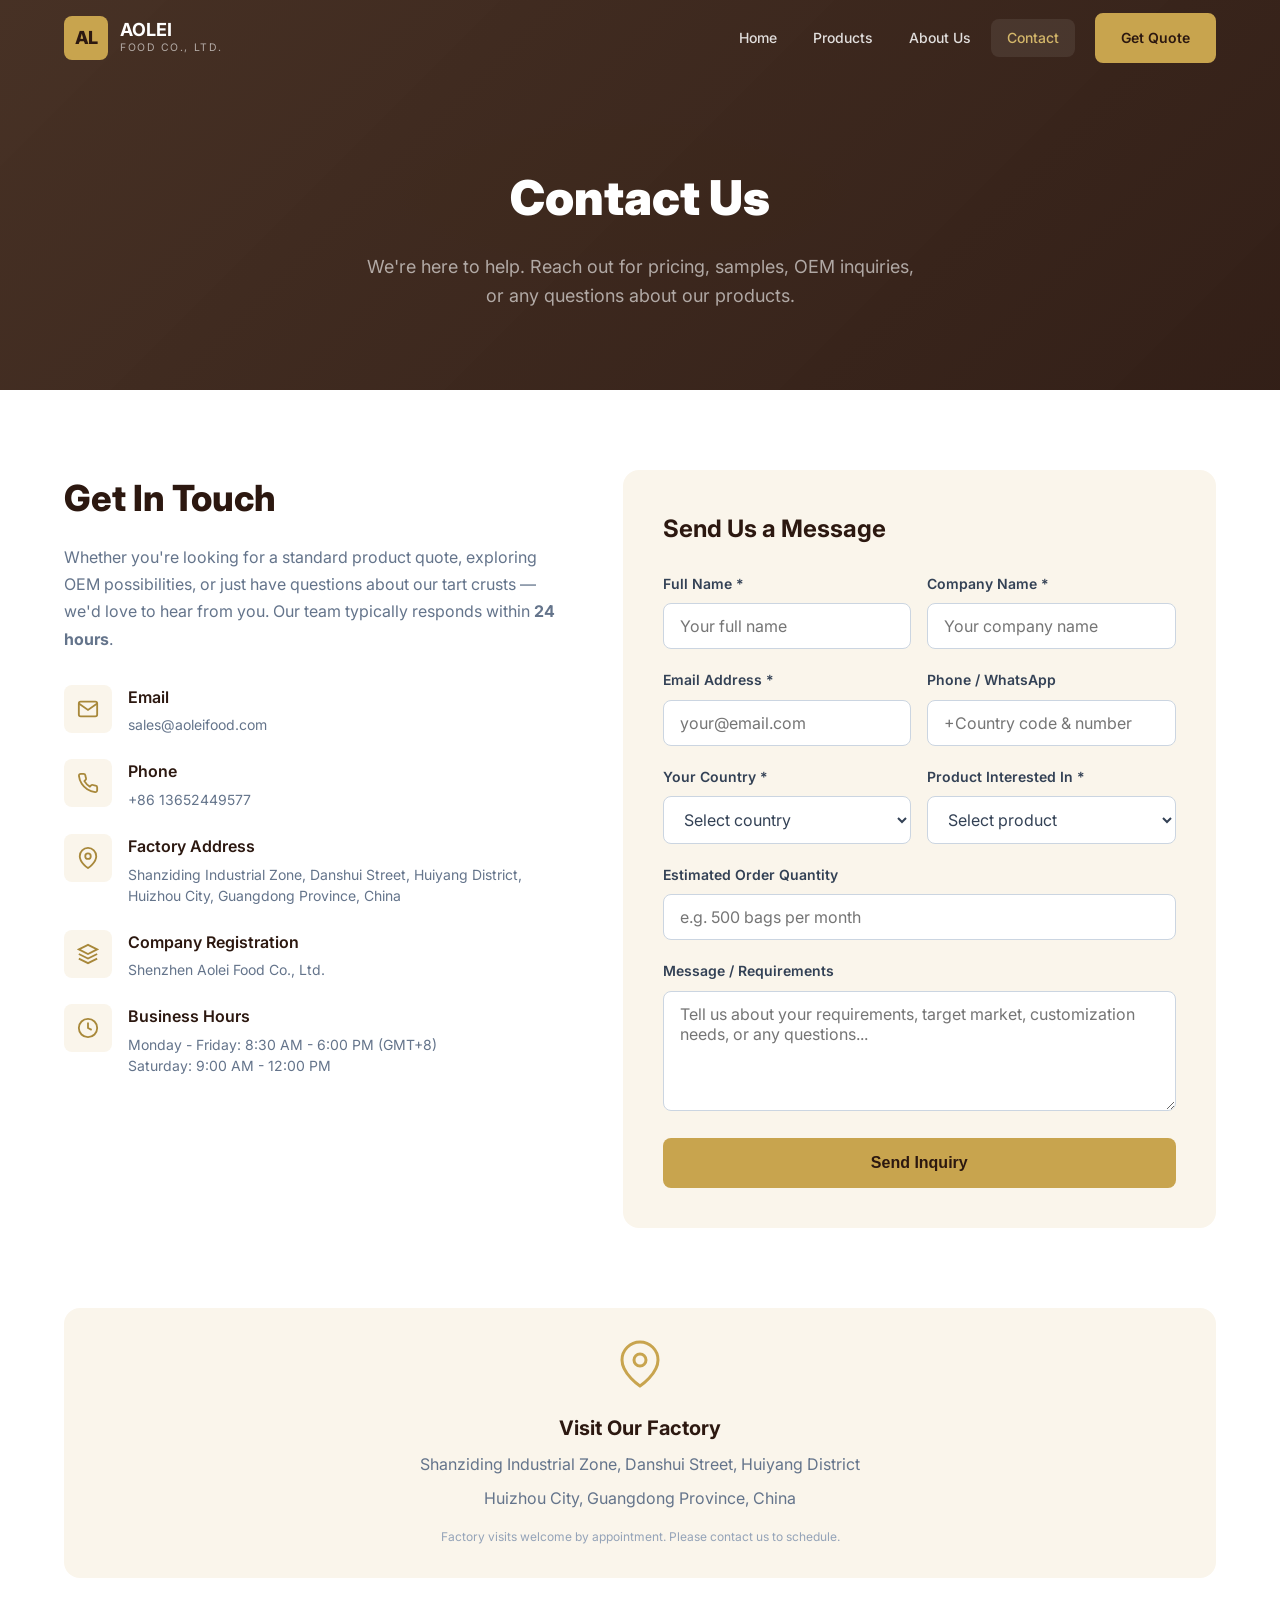
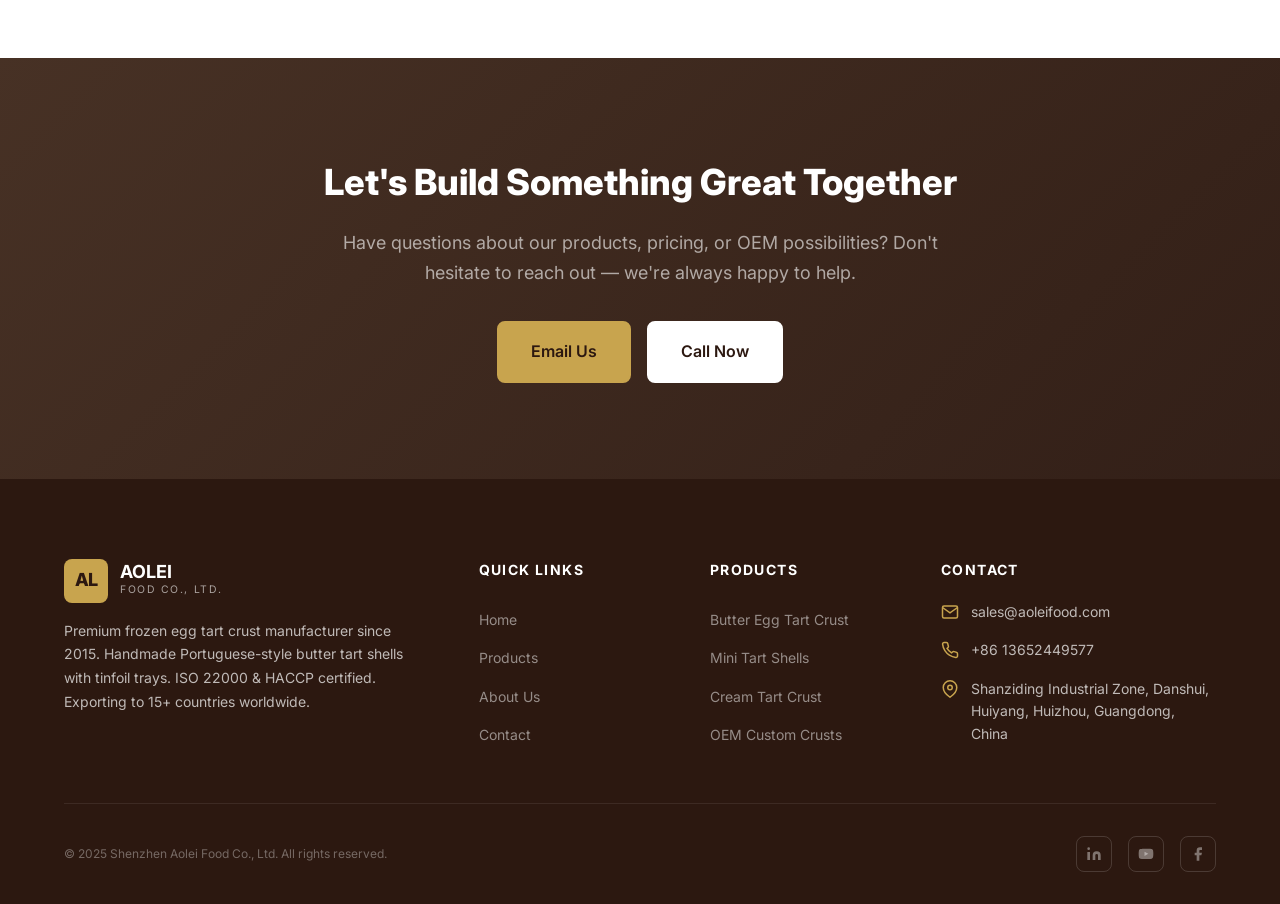
<file: contact.html>
<!DOCTYPE html>
<html lang="en">
<head>
  <meta charset="UTF-8">
  <meta name="viewport" content="width=device-width, initial-scale=1.0">
  <meta name="description" content="Contact Aolei Food - Get a quote for premium frozen egg tart crusts. Reach us by phone, email, or fill out the inquiry form. We respond within 24 hours.">
  <meta name="keywords" content="contact Aolei Food, egg tart crust inquiry, frozen bakery quote, OEM tart crust, food export contact">
  <meta name="author" content="Shenzhen Aolei Food Co., Ltd.">

  <meta property="og:title" content="Contact Aolei Food | Request a Quote">
  <meta property="og:description" content="Get in touch for pricing, samples, and OEM inquiries. We respond within 24 hours.">
  <meta property="og:type" content="website">

  <link rel="canonical" href="https://www.aoleifood.com/contact.html">

  <link rel="preconnect" href="https://fonts.googleapis.com">
  <link rel="preconnect" href="https://fonts.gstatic.com" crossorigin>
  <link href="https://fonts.googleapis.com/css2?family=Inter:wght@400;500;600;700;800;900&display=swap" rel="stylesheet">

  <link rel="stylesheet" href="assets/css/style.css">

  <title>Contact Us | Aolei Food</title>

  <script type="application/ld+json">
  {
    "@context": "https://schema.org",
    "@type": "ContactPage",
    "name": "Contact Aolei Food",
    "description": "Contact Shenzhen Aolei Food Co., Ltd. for premium frozen egg tart crust inquiries."
  }
  </script>
</head>
<body>

<!-- ==================== HEADER ==================== -->
<header class="header">
  <div class="header-inner">
    <a href="index.html" class="logo" aria-label="Aolei Food Home">
      <div class="logo-icon">AL</div>
      <div class="logo-text">
        <span class="logo-name">AOLEI</span>
        <span class="logo-sub">Food Co., Ltd.</span>
      </div>
    </a>

    <button class="menu-toggle" aria-label="Toggle menu">
      <span></span><span></span><span></span>
    </button>

    <nav class="nav-menu" role="navigation">
      <a href="index.html" class="nav-link">Home</a>
      <a href="products.html" class="nav-link">Products</a>
      <a href="about.html" class="nav-link">About Us</a>
      <a href="contact.html" class="nav-link active">Contact</a>
      <a href="contact.html" class="nav-cta btn btn-primary">Get Quote</a>
    </nav>
  </div>
</header>

<!-- ==================== PAGE HERO ==================== -->
<section class="page-hero" aria-label="Page hero">
  <div class="container">
    <h1>Contact Us</h1>
    <p>We're here to help. Reach out for pricing, samples, OEM inquiries, or any questions about our products.</p>
  </div>
</section>

<!-- ==================== CONTACT SECTION ==================== -->
<section class="contact-section">
  <div class="container">
    <div class="contact-grid">
      <!-- Contact Info -->
      <div class="contact-info reveal">
        <h2>Get In Touch</h2>
        <p>Whether you're looking for a standard product quote, exploring OEM possibilities, or just have questions about our tart crusts &mdash; we'd love to hear from you. Our team typically responds within <strong>24 hours</strong>.</p>

        <div class="contact-details">
          <div class="contact-detail-item">
            <div class="contact-detail-icon">
              <svg viewBox="0 0 24 24" fill="none" stroke="currentColor" stroke-width="2"><path d="M4 4h16c1.1 0 2 .9 2 2v12c0 1.1-.9 2-2 2H4c-1.1 0-2-.9-2-2V6c0-1.1.9-2 2-2z"/><polyline points="22,6 12,13 2,6"/></svg>
            </div>
            <div class="contact-detail-text">
              <h4>Email</h4>
              <p>sales@aoleifood.com</p>
            </div>
          </div>

          <div class="contact-detail-item">
            <div class="contact-detail-icon">
              <svg viewBox="0 0 24 24" fill="none" stroke="currentColor" stroke-width="2"><path d="M22 16.92v3a2 2 0 01-2.18 2 19.79 19.79 0 01-8.63-3.07 19.5 19.5 0 01-6-6 19.79 19.79 0 01-3.07-8.67A2 2 0 014.11 2h3a2 2 0 012 1.72 12.84 12.84 0 00.7 2.81 2 2 0 01-.45 2.11L8.09 9.91a16 16 0 006 6l1.27-1.27a2 2 0 012.11-.45 12.84 12.84 0 002.81.7A2 2 0 0122 16.92z"/></svg>
            </div>
            <div class="contact-detail-text">
              <h4>Phone</h4>
              <p>+86 13652449577</p>
            </div>
          </div>

          <div class="contact-detail-item">
            <div class="contact-detail-icon">
              <svg viewBox="0 0 24 24" fill="none" stroke="currentColor" stroke-width="2"><path d="M21 10c0 7-9 13-9 13s-9-6-9-13a9 9 0 0118 0z"/><circle cx="12" cy="10" r="3"/></svg>
            </div>
            <div class="contact-detail-text">
              <h4>Factory Address</h4>
              <p>Shanziding Industrial Zone, Danshui Street, Huiyang District, Huizhou City, Guangdong Province, China</p>
            </div>
          </div>

          <div class="contact-detail-item">
            <div class="contact-detail-icon">
              <svg viewBox="0 0 24 24" fill="none" stroke="currentColor" stroke-width="2"><path d="M12 2L2 7l10 5 10-5-10-5z"/><path d="M2 17l10 5 10-5"/><path d="M2 12l10 5 10-5"/></svg>
            </div>
            <div class="contact-detail-text">
              <h4>Company Registration</h4>
              <p>Shenzhen Aolei Food Co., Ltd.</p>
            </div>
          </div>

          <div class="contact-detail-item">
            <div class="contact-detail-icon">
              <svg viewBox="0 0 24 24" fill="none" stroke="currentColor" stroke-width="2"><circle cx="12" cy="12" r="10"/><path d="M12 6v6l4 2"/></svg>
            </div>
            <div class="contact-detail-text">
              <h4>Business Hours</h4>
              <p>Monday - Friday: 8:30 AM - 6:00 PM (GMT+8)<br>Saturday: 9:00 AM - 12:00 PM</p>
            </div>
          </div>
        </div>
      </div>

      <!-- Contact Form -->
      <div class="contact-form-wrapper reveal">
        <h3>Send Us a Message</h3>
        <form id="contact-form">
          <div class="form-row">
            <div class="form-group">
              <label for="name">Full Name *</label>
              <input type="text" id="name" name="name" required placeholder="Your full name">
            </div>
            <div class="form-group">
              <label for="company">Company Name *</label>
              <input type="text" id="company" name="company" required placeholder="Your company name">
            </div>
          </div>

          <div class="form-row">
            <div class="form-group">
              <label for="email">Email Address *</label>
              <input type="email" id="email" name="email" required placeholder="your@email.com">
            </div>
            <div class="form-group">
              <label for="phone">Phone / WhatsApp</label>
              <input type="tel" id="phone" name="phone" placeholder="+Country code & number">
            </div>
          </div>

          <div class="form-row">
            <div class="form-group">
              <label for="country">Your Country *</label>
              <select id="country" name="country" required>
                <option value="">Select country</option>
                <option value="US">United States</option>
                <option value="CA">Canada</option>
                <option value="GB">United Kingdom</option>
                <option value="AU">Australia</option>
                <option value="SG">Singapore</option>
                <option value="MY">Malaysia</option>
                <option value="TH">Thailand</option>
                <option value="AE">United Arab Emirates</option>
                <option value="SA">Saudi Arabia</option>
                <option value="FR">France</option>
                <option value="DE">Germany</option>
                <option value="ES">Spain</option>
                <option value="JP">Japan</option>
                <option value="KR">South Korea</option>
                <option value="BR">Brazil</option>
                <option value="Other">Other</option>
              </select>
            </div>
            <div class="form-group">
              <label for="product">Product Interested In *</label>
              <select id="product" name="product" required>
                <option value="">Select product</option>
                <option value="butter-tart-840g">Butter Egg Tart Crust 840g (28g x 30pcs)</option>
                <option value="mini-tart">Mini Tart Shells 18g (48pcs)</option>
                <option value="cream-tart">Cream Tart Crust 30pcs</option>
                <option value="oem">OEM Custom Tart Crusts</option>
                <option value="multiple">Multiple Products</option>
              </select>
            </div>
          </div>

          <div class="form-group">
            <label for="quantity">Estimated Order Quantity</label>
            <input type="text" id="quantity" name="quantity" placeholder="e.g. 500 bags per month">
          </div>

          <div class="form-group">
            <label for="message">Message / Requirements</label>
            <textarea id="message" name="message" placeholder="Tell us about your requirements, target market, customization needs, or any questions..."></textarea>
          </div>

          <button type="submit" class="form-submit">Send Inquiry</button>
        </form>
      </div>
    </div>
  </div>
</section>

<!-- ==================== MAP / LOCATION VISUAL ==================== -->
<section class="section" style="padding-top:0;">
  <div class="container">
    <div style="text-align:center;padding:var(--space-8);background:var(--color-cream);border-radius:var(--border-radius-xl);">
      <div style="margin-bottom:var(--space-4);">
        <svg viewBox="0 0 24 24" fill="none" stroke="currentColor" stroke-width="1.5" style="width:48px;height:48px;color:var(--color-gold);"><path d="M21 10c0 7-9 13-9 13s-9-6-9-13a9 9 0 0118 0z"/><circle cx="12" cy="10" r="3"/></svg>
      </div>
      <h3 style="font-size:var(--font-size-xl);font-weight:700;color:var(--color-brown-dark);margin-bottom:var(--space-2);">Visit Our Factory</h3>
      <p style="color:var(--color-gray-500);margin-bottom:var(--space-2);">Shanziding Industrial Zone, Danshui Street, Huiyang District</p>
      <p style="color:var(--color-gray-500);">Huizhou City, Guangdong Province, China</p>
      <p style="color:var(--color-gray-400);font-size:var(--font-size-xs);margin-top:var(--space-4);">Factory visits welcome by appointment. Please contact us to schedule.</p>
    </div>
  </div>
</section>

<!-- ==================== CTA ==================== -->
<section class="cta-section" aria-label="Call to action">
  <div class="container">
    <div class="cta-content reveal">
      <h2>Let's Build Something Great Together</h2>
      <p>Have questions about our products, pricing, or OEM possibilities? Don't hesitate to reach out &mdash; we're always happy to help.</p>
      <div class="cta-buttons">
        <a href="mailto:sales@aoleifood.com" class="btn btn-primary btn-lg">Email Us</a>
        <a href="tel:+8613652449577" class="btn btn-white btn-lg">Call Now</a>
      </div>
    </div>
  </div>
</section>

<!-- ==================== FOOTER ==================== -->
<footer class="footer" role="contentinfo">
  <div class="container">
    <div class="footer-grid">
      <div class="footer-brand">
        <a href="index.html" class="logo">
          <div class="logo-icon" style="background:var(--color-gold)">AL</div>
          <div class="logo-text">
            <span class="logo-name">AOLEI</span>
            <span class="logo-sub">Food Co., Ltd.</span>
          </div>
        </a>
        <p>Premium frozen egg tart crust manufacturer since 2015. Handmade Portuguese-style butter tart shells with tinfoil trays. ISO 22000 &amp; HACCP certified. Exporting to 15+ countries worldwide.</p>
      </div>
      <div>
        <h4 class="footer-heading">Quick Links</h4>
        <div class="footer-links">
          <a href="index.html">Home</a>
          <a href="products.html">Products</a>
          <a href="about.html">About Us</a>
          <a href="contact.html">Contact</a>
        </div>
      </div>
      <div>
        <h4 class="footer-heading">Products</h4>
        <div class="footer-links">
          <a href="products.html#butter-tart">Butter Egg Tart Crust</a>
          <a href="products.html#mini-tart">Mini Tart Shells</a>
          <a href="products.html#cream-tart">Cream Tart Crust</a>
          <a href="products.html#oem">OEM Custom Crusts</a>
        </div>
      </div>
      <div>
        <h4 class="footer-heading">Contact</h4>
        <div class="footer-contact">
          <div class="footer-contact-item">
            <svg viewBox="0 0 24 24" fill="none" stroke="currentColor" stroke-width="2"><path d="M4 4h16c1.1 0 2 .9 2 2v12c0 1.1-.9 2-2 2H4c-1.1 0-2-.9-2-2V6c0-1.1.9-2 2-2z"/><polyline points="22,6 12,13 2,6"/></svg>
            <span>sales@aoleifood.com</span>
          </div>
          <div class="footer-contact-item">
            <svg viewBox="0 0 24 24" fill="none" stroke="currentColor" stroke-width="2"><path d="M22 16.92v3a2 2 0 01-2.18 2 19.79 19.79 0 01-8.63-3.07 19.5 19.5 0 01-6-6 19.79 19.79 0 01-3.07-8.67A2 2 0 014.11 2h3a2 2 0 012 1.72 12.84 12.84 0 00.7 2.81 2 2 0 01-.45 2.11L8.09 9.91a16 16 0 006 6l1.27-1.27a2 2 0 012.11-.45 12.84 12.84 0 002.81.7A2 2 0 0122 16.92z"/></svg>
            <span>+86 13652449577</span>
          </div>
          <div class="footer-contact-item">
            <svg viewBox="0 0 24 24" fill="none" stroke="currentColor" stroke-width="2"><path d="M21 10c0 7-9 13-9 13s-9-6-9-13a9 9 0 0118 0z"/><circle cx="12" cy="10" r="3"/></svg>
            <span>Shanziding Industrial Zone, Danshui, Huiyang, Huizhou, Guangdong, China</span>
          </div>
        </div>
      </div>
    </div>
    <div class="footer-bottom">
      <p>&copy; 2025 Shenzhen Aolei Food Co., Ltd. All rights reserved.</p>
      <div class="footer-social">
        <a href="#" aria-label="LinkedIn"><svg viewBox="0 0 24 24" fill="currentColor" width="16" height="16"><path d="M16 8a6 6 0 016 6v7h-4v-7a2 2 0 00-2-2 2 2 0 00-2 2v7h-4v-7a6 6 0 016-6zM2 9h4v12H2zM4 6a2 2 0 100-4 2 2 0 000 4z"/></svg></a>
        <a href="#" aria-label="YouTube"><svg viewBox="0 0 24 24" fill="currentColor" width="16" height="16"><path d="M22.54 6.42a2.78 2.78 0 00-1.94-2C18.88 4 12 4 12 4s-6.88 0-8.6.46a2.78 2.78 0 00-1.94 2A29.94 29.94 0 001 11.75a29.94 29.94 0 00.46 5.33A2.78 2.78 0 003.4 19c1.72.46 8.6.46 8.6.46s6.88 0 8.6-.46a2.78 2.78 0 001.94-2 30.06 30.06 0 00.46-5.25 30.06 30.06 0 00-.46-5.33z"/><polygon points="9.75 15.02 15.5 11.75 9.75 8.48 9.75 15.02"/></svg></a>
        <a href="#" aria-label="Facebook"><svg viewBox="0 0 24 24" fill="currentColor" width="16" height="16"><path d="M18 2h-3a5 5 0 00-5 5v3H7v4h3v8h4v-8h3l1-4h-4V7a1 1 0 011-1h3z"/></svg></a>
      </div>
    </div>
  </div>
</footer>

<button class="back-to-top" aria-label="Back to top">
  <svg viewBox="0 0 24 24" fill="none" stroke="currentColor" stroke-width="2"><polyline points="18 15 12 9 6 15"/></svg>
</button>

<script src="assets/js/main.js"></script>
</body>
</html>
</file>
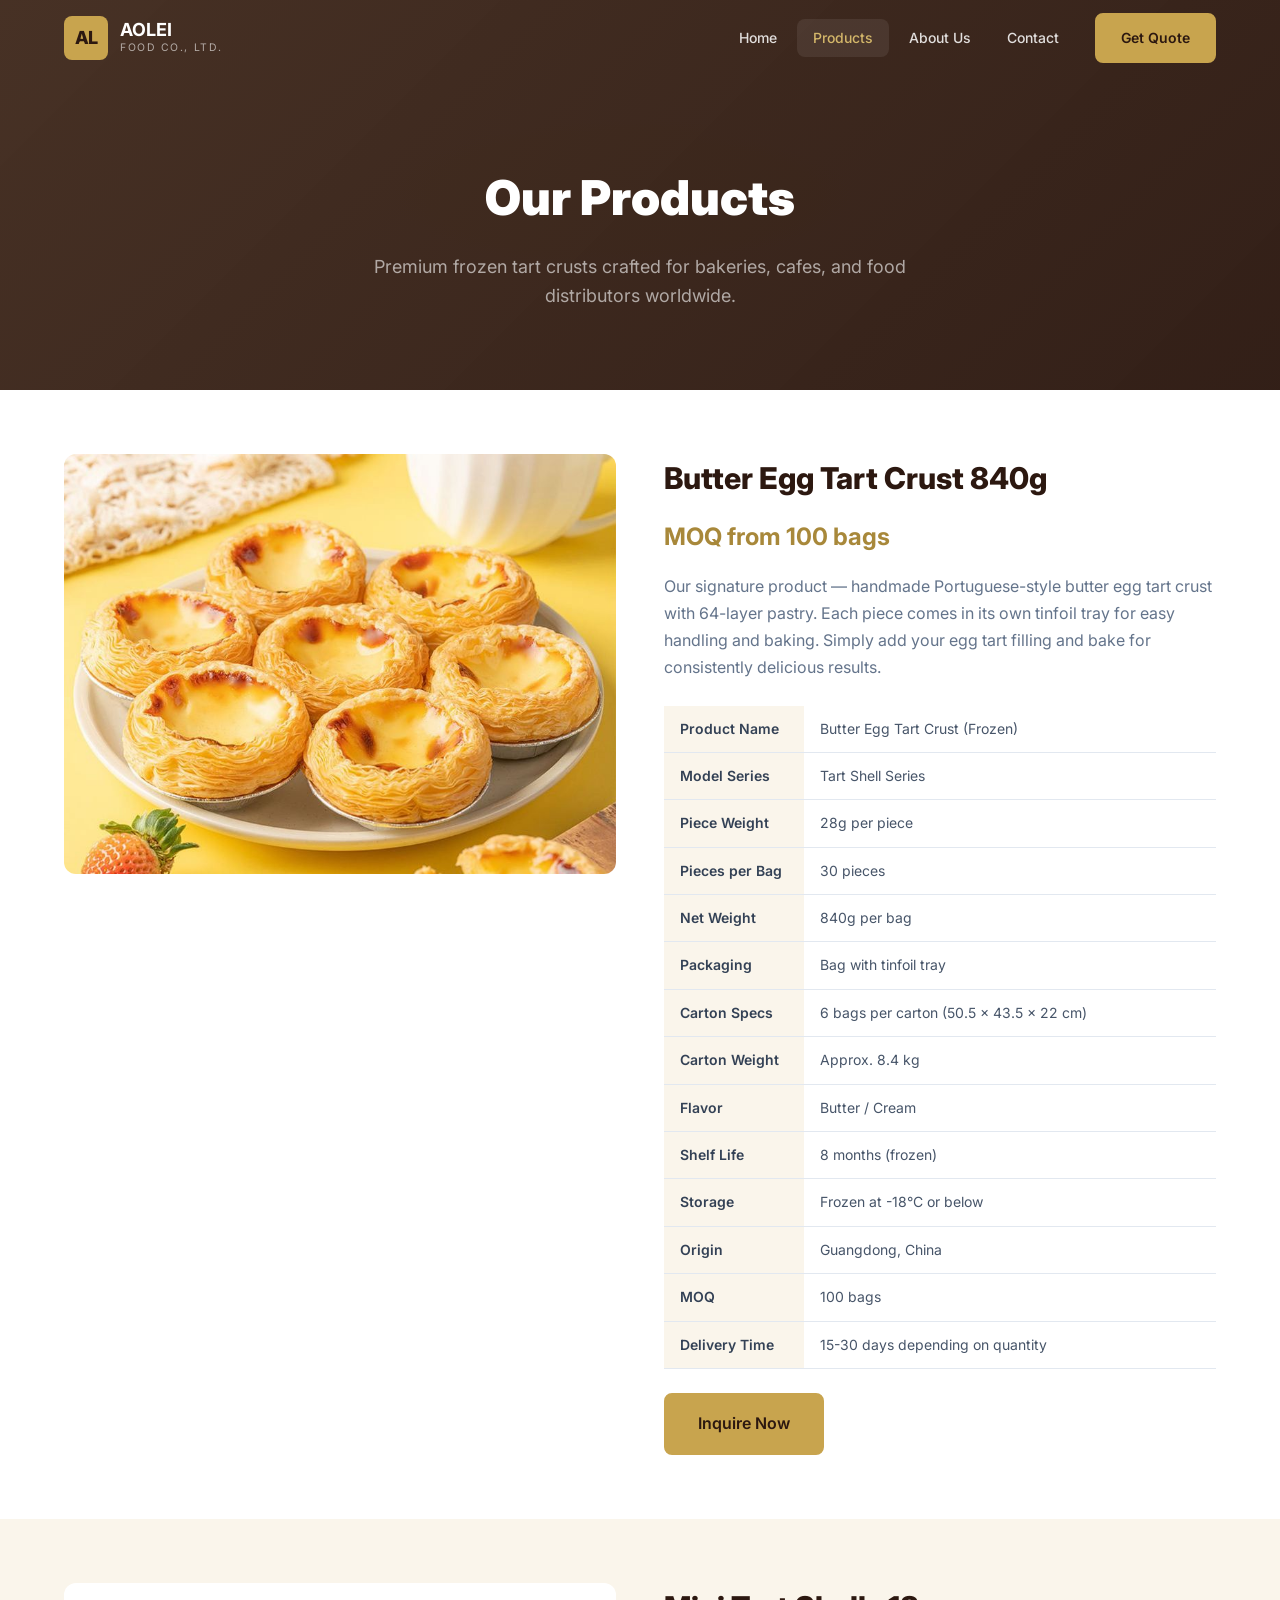
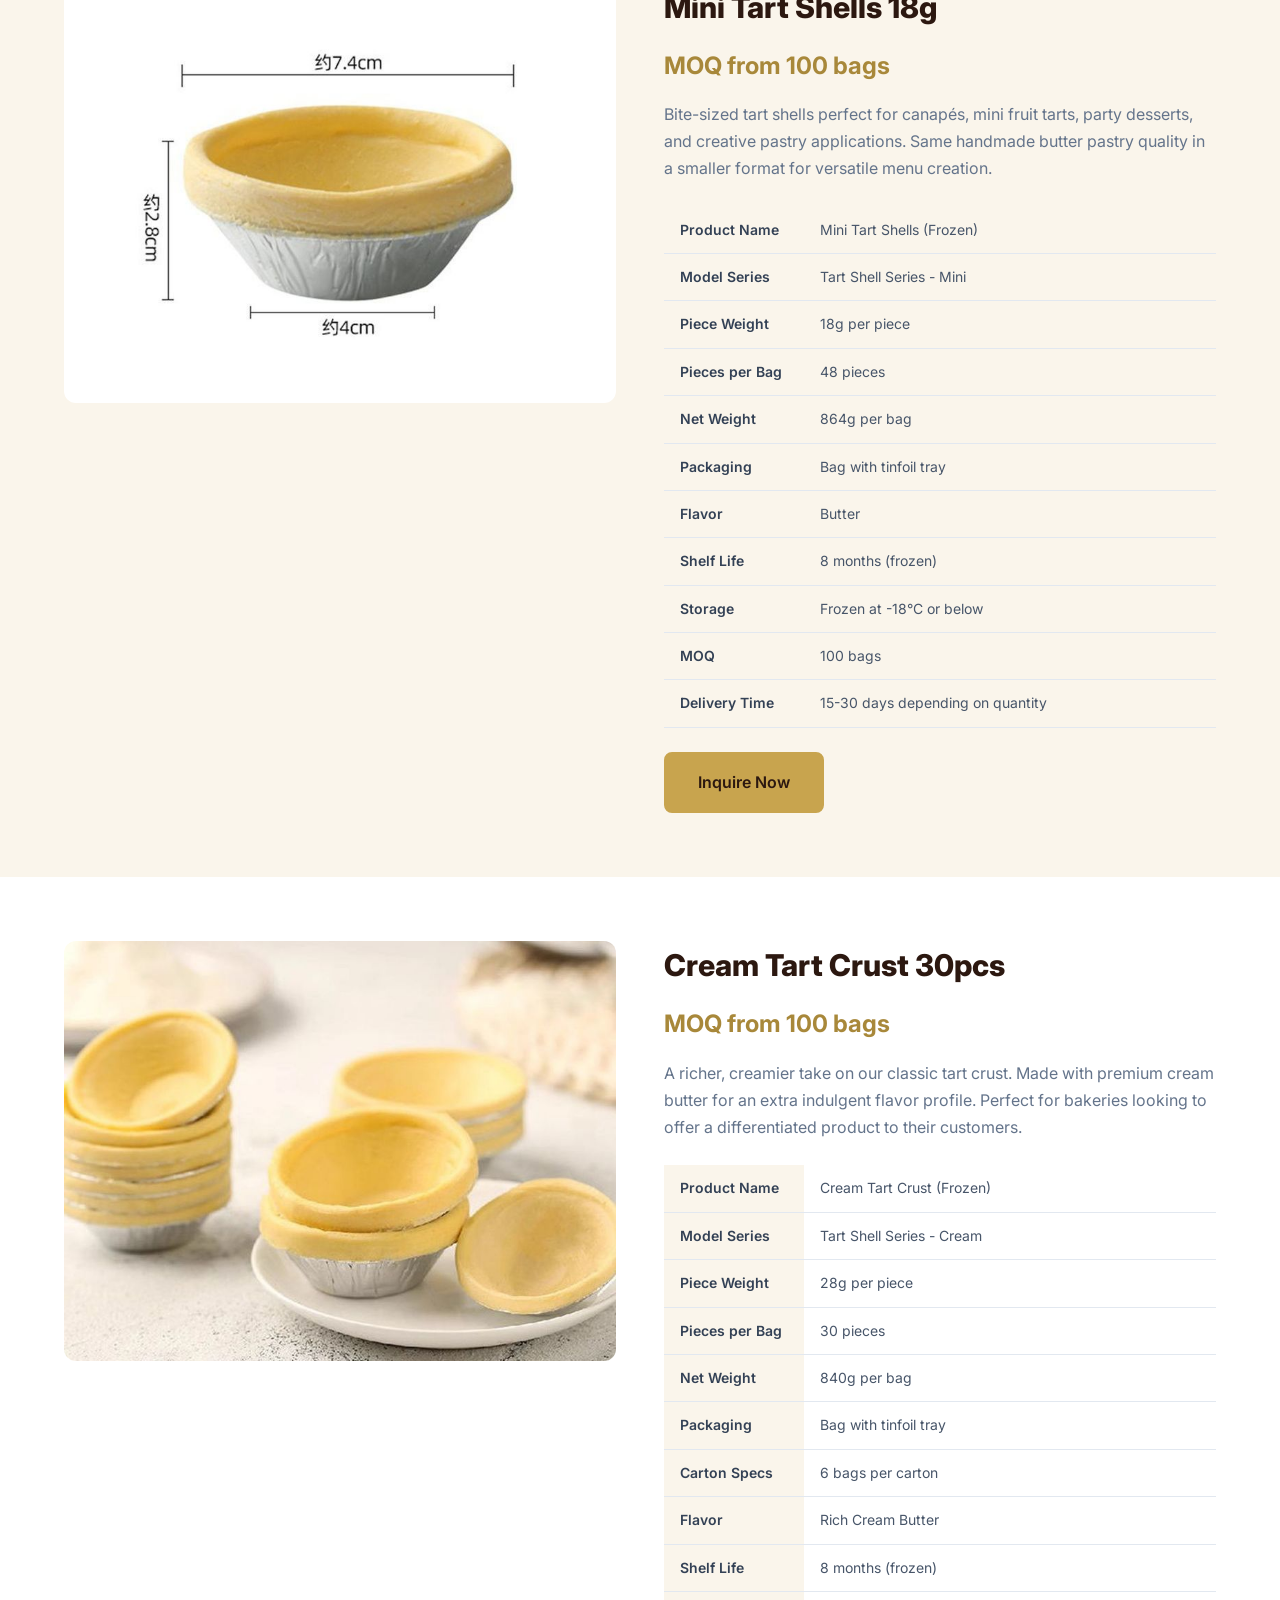
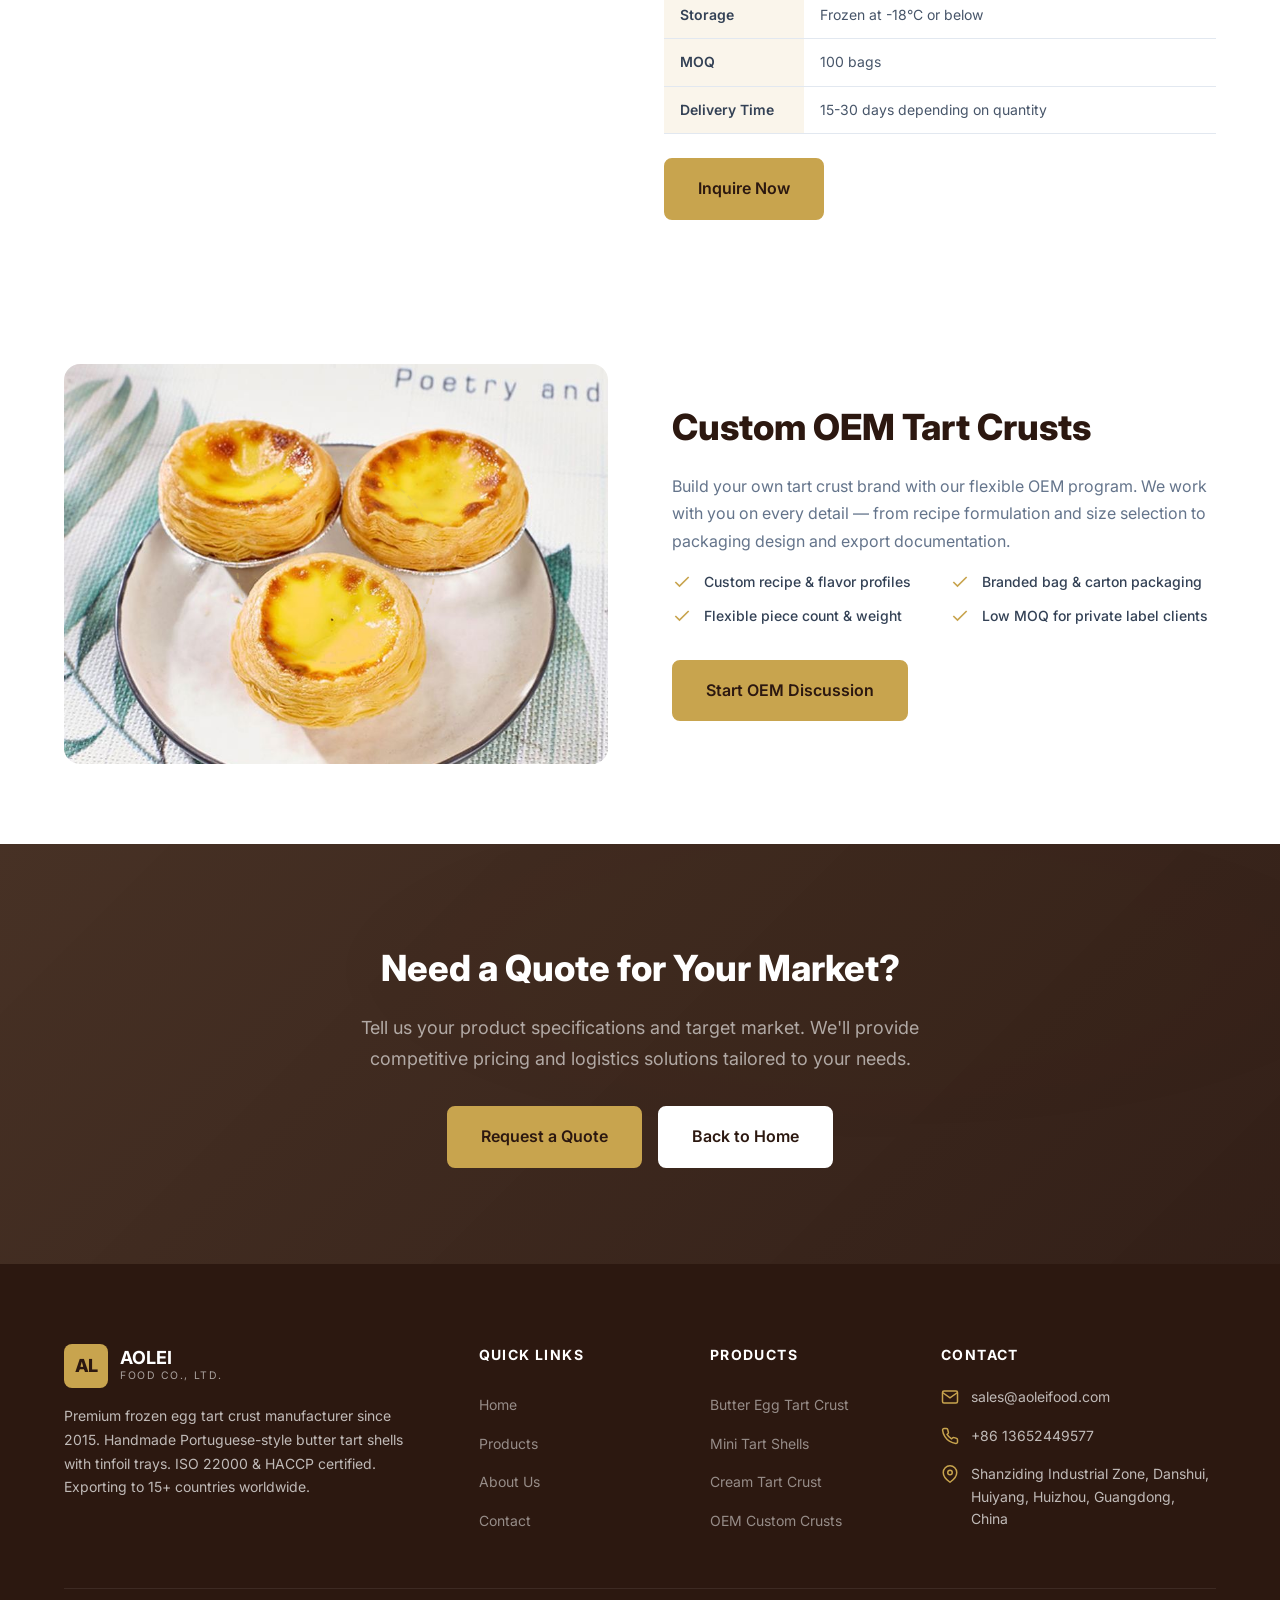
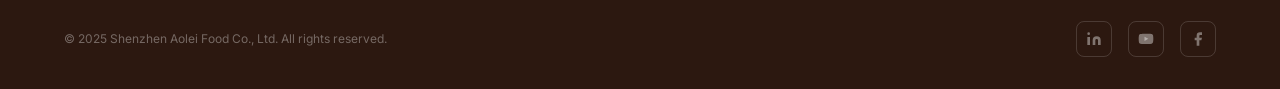
<file: products.html>
<!DOCTYPE html>
<html lang="en">
<head>
  <meta charset="UTF-8">
  <meta name="viewport" content="width=device-width, initial-scale=1.0">
  <meta name="description" content="Aolei Food Products - Premium frozen egg tart crusts, mini tart shells, and custom OEM tart solutions. Explore our complete range with detailed specifications and packaging options.">
  <meta name="keywords" content="egg tart crust, frozen tart shell, butter tart, Portuguese egg tart, mini tart, OEM tart, bakery ingredients, frozen pastry">
  <meta name="author" content="Shenzhen Aolei Food Co., Ltd.">

  <meta property="og:title" content="Aolei Food Products | Premium Frozen Tart Crusts">
  <meta property="og:description" content="Explore our complete range of butter egg tart crusts, mini tart shells, and OEM tart solutions.">
  <meta property="og:type" content="website">

  <link rel="canonical" href="https://www.aoleifood.com/products.html">

  <link rel="preconnect" href="https://fonts.googleapis.com">
  <link rel="preconnect" href="https://fonts.gstatic.com" crossorigin>
  <link href="https://fonts.googleapis.com/css2?family=Inter:wght@400;500;600;700;800;900&display=swap" rel="stylesheet">

  <link rel="stylesheet" href="assets/css/style.css">

  <title>Products | Aolei Food - Premium Frozen Egg Tart Crusts</title>

  <script type="application/ld+json">
  {
    "@context": "https://schema.org",
    "@type": "CollectionPage",
    "name": "Aolei Food Products",
    "description": "Premium frozen egg tart crusts and tart shells for bakery and food service."
  }
  </script>
</head>
<body>

<!-- ==================== HEADER ==================== -->
<header class="header">
  <div class="header-inner">
    <a href="index.html" class="logo" aria-label="Aolei Food Home">
      <div class="logo-icon">AL</div>
      <div class="logo-text">
        <span class="logo-name">AOLEI</span>
        <span class="logo-sub">Food Co., Ltd.</span>
      </div>
    </a>

    <button class="menu-toggle" aria-label="Toggle menu">
      <span></span><span></span><span></span>
    </button>

    <nav class="nav-menu" role="navigation">
      <a href="index.html" class="nav-link">Home</a>
      <a href="products.html" class="nav-link active">Products</a>
      <a href="about.html" class="nav-link">About Us</a>
      <a href="contact.html" class="nav-link">Contact</a>
      <a href="contact.html" class="nav-cta btn btn-primary">Get Quote</a>
    </nav>
  </div>
</header>

<!-- ==================== PAGE HERO ==================== -->
<section class="page-hero" aria-label="Page hero">
  <div class="container">
    <h1>Our Products</h1>
    <p>Premium frozen tart crusts crafted for bakeries, cafes, and food distributors worldwide.</p>
  </div>
</section>

<!-- ==================== BUTTER TART CRUST 840G ==================== -->
<section class="product-detail-section" id="butter-tart">
  <div class="container">
    <div class="product-detail-grid">
      <div class="product-gallery reveal">
        <div class="product-main-image">
          <img src="assets/images/product-main-1.jpg" alt="Butter Egg Tart Crust 840g" loading="lazy" decoding="async" width="800" height="600">
        </div>
      </div>
      <div class="product-meta reveal">
        <h2>Butter Egg Tart Crust 840g</h2>
        <div class="price-range">MOQ from 100 bags</div>
        <p>Our signature product &mdash; handmade Portuguese-style butter egg tart crust with 64-layer pastry. Each piece comes in its own tinfoil tray for easy handling and baking. Simply add your egg tart filling and bake for consistently delicious results.</p>
        <table class="specs-table">
          <tbody>
            <tr><th>Product Name</th><td>Butter Egg Tart Crust (Frozen)</td></tr>
            <tr><th>Model Series</th><td>Tart Shell Series</td></tr>
            <tr><th>Piece Weight</th><td>28g per piece</td></tr>
            <tr><th>Pieces per Bag</th><td>30 pieces</td></tr>
            <tr><th>Net Weight</th><td>840g per bag</td></tr>
            <tr><th>Packaging</th><td>Bag with tinfoil tray</td></tr>
            <tr><th>Carton Specs</th><td>6 bags per carton (50.5 &times; 43.5 &times; 22 cm)</td></tr>
            <tr><th>Carton Weight</th><td>Approx. 8.4 kg</td></tr>
            <tr><th>Flavor</th><td>Butter / Cream</td></tr>
            <tr><th>Shelf Life</th><td>8 months (frozen)</td></tr>
            <tr><th>Storage</th><td>Frozen at -18&deg;C or below</td></tr>
            <tr><th>Origin</th><td>Guangdong, China</td></tr>
            <tr><th>MOQ</th><td>100 bags</td></tr>
            <tr><th>Delivery Time</th><td>15-30 days depending on quantity</td></tr>
          </tbody>
        </table>
        <a href="contact.html" class="btn btn-primary btn-lg">Inquire Now</a>
      </div>
    </div>
  </div>
</section>

<!-- ==================== MINI TART SHELLS ==================== -->
<section class="product-detail-section" id="mini-tart" style="background: var(--color-cream);">
  <div class="container">
    <div class="product-detail-grid">
      <div class="product-gallery reveal">
        <div class="product-main-image">
          <img src="assets/images/product-main-2.jpg" alt="Mini Tart Shells 18g" loading="lazy" decoding="async" width="800" height="600">
        </div>
      </div>
      <div class="product-meta reveal">
        <h2>Mini Tart Shells 18g</h2>
        <div class="price-range">MOQ from 100 bags</div>
        <p>Bite-sized tart shells perfect for canap&eacute;s, mini fruit tarts, party desserts, and creative pastry applications. Same handmade butter pastry quality in a smaller format for versatile menu creation.</p>
        <table class="specs-table">
          <tbody>
            <tr><th>Product Name</th><td>Mini Tart Shells (Frozen)</td></tr>
            <tr><th>Model Series</th><td>Tart Shell Series - Mini</td></tr>
            <tr><th>Piece Weight</th><td>18g per piece</td></tr>
            <tr><th>Pieces per Bag</th><td>48 pieces</td></tr>
            <tr><th>Net Weight</th><td>864g per bag</td></tr>
            <tr><th>Packaging</th><td>Bag with tinfoil tray</td></tr>
            <tr><th>Flavor</th><td>Butter</td></tr>
            <tr><th>Shelf Life</th><td>8 months (frozen)</td></tr>
            <tr><th>Storage</th><td>Frozen at -18&deg;C or below</td></tr>
            <tr><th>MOQ</th><td>100 bags</td></tr>
            <tr><th>Delivery Time</th><td>15-30 days depending on quantity</td></tr>
          </tbody>
        </table>
        <a href="contact.html" class="btn btn-primary btn-lg">Inquire Now</a>
      </div>
    </div>
  </div>
</section>

<!-- ==================== CREAM TART CRUST ==================== -->
<section class="product-detail-section" id="cream-tart">
  <div class="container">
    <div class="product-detail-grid">
      <div class="product-gallery reveal">
        <div class="product-main-image">
          <img src="assets/images/product-main-3.jpg" alt="Cream Tart Crust 30pcs" loading="lazy" decoding="async" width="800" height="600">
        </div>
      </div>
      <div class="product-meta reveal">
        <h2>Cream Tart Crust 30pcs</h2>
        <div class="price-range">MOQ from 100 bags</div>
        <p>A richer, creamier take on our classic tart crust. Made with premium cream butter for an extra indulgent flavor profile. Perfect for bakeries looking to offer a differentiated product to their customers.</p>
        <table class="specs-table">
          <tbody>
            <tr><th>Product Name</th><td>Cream Tart Crust (Frozen)</td></tr>
            <tr><th>Model Series</th><td>Tart Shell Series - Cream</td></tr>
            <tr><th>Piece Weight</th><td>28g per piece</td></tr>
            <tr><th>Pieces per Bag</th><td>30 pieces</td></tr>
            <tr><th>Net Weight</th><td>840g per bag</td></tr>
            <tr><th>Packaging</th><td>Bag with tinfoil tray</td></tr>
            <tr><th>Carton Specs</th><td>6 bags per carton</td></tr>
            <tr><th>Flavor</th><td>Rich Cream Butter</td></tr>
            <tr><th>Shelf Life</th><td>8 months (frozen)</td></tr>
            <tr><th>Storage</th><td>Frozen at -18&deg;C or below</td></tr>
            <tr><th>MOQ</th><td>100 bags</td></tr>
            <tr><th>Delivery Time</th><td>15-30 days depending on quantity</td></tr>
          </tbody>
        </table>
        <a href="contact.html" class="btn btn-primary btn-lg">Inquire Now</a>
      </div>
    </div>
  </div>
</section>

<!-- ==================== OEM SECTION ==================== -->
<section class="section oem-section" id="oem">
  <div class="container">
    <div class="oem-content">
      <div class="oem-visual reveal">
        <div class="oem-image-box">
          <img src="assets/images/product-main-5.jpg" alt="OEM Custom Tart Crusts - Private Label Solutions" loading="lazy" decoding="async" width="800" height="600" style="width:100%;height:100%;object-fit:cover;">
        </div>
      </div>
      <div class="oem-info reveal">
        <h2>Custom OEM Tart Crusts</h2>
        <p>Build your own tart crust brand with our flexible OEM program. We work with you on every detail &mdash; from recipe formulation and size selection to packaging design and export documentation.</p>
        <ul class="oem-checklist">
          <li>
            <svg viewBox="0 0 24 24" fill="none" stroke="currentColor" stroke-width="2"><polyline points="20 6 9 17 4 12"/></svg>
            Custom recipe &amp; flavor profiles
          </li>
          <li>
            <svg viewBox="0 0 24 24" fill="none" stroke="currentColor" stroke-width="2"><polyline points="20 6 9 17 4 12"/></svg>
            Branded bag &amp; carton packaging
          </li>
          <li>
            <svg viewBox="0 0 24 24" fill="none" stroke="currentColor" stroke-width="2"><polyline points="20 6 9 17 4 12"/></svg>
            Flexible piece count &amp; weight
          </li>
          <li>
            <svg viewBox="0 0 24 24" fill="none" stroke="currentColor" stroke-width="2"><polyline points="20 6 9 17 4 12"/></svg>
            Low MOQ for private label clients
          </li>
        </ul>
        <a href="contact.html" class="btn btn-primary btn-lg">Start OEM Discussion</a>
      </div>
    </div>
  </div>
</section>

<!-- ==================== CTA ==================== -->
<section class="cta-section" aria-label="Call to action">
  <div class="container">
    <div class="cta-content reveal">
      <h2>Need a Quote for Your Market?</h2>
      <p>Tell us your product specifications and target market. We'll provide competitive pricing and logistics solutions tailored to your needs.</p>
      <div class="cta-buttons">
        <a href="contact.html" class="btn btn-primary btn-lg">Request a Quote</a>
        <a href="index.html" class="btn btn-white btn-lg">Back to Home</a>
      </div>
    </div>
  </div>
</section>

<!-- ==================== FOOTER ==================== -->
<footer class="footer" role="contentinfo">
  <div class="container">
    <div class="footer-grid">
      <div class="footer-brand">
        <a href="index.html" class="logo">
          <div class="logo-icon" style="background:var(--color-gold)">AL</div>
          <div class="logo-text">
            <span class="logo-name">AOLEI</span>
            <span class="logo-sub">Food Co., Ltd.</span>
          </div>
        </a>
        <p>Premium frozen egg tart crust manufacturer since 2015. Handmade Portuguese-style butter tart shells with tinfoil trays. ISO 22000 &amp; HACCP certified. Exporting to 15+ countries worldwide.</p>
      </div>
      <div>
        <h4 class="footer-heading">Quick Links</h4>
        <div class="footer-links">
          <a href="index.html">Home</a>
          <a href="products.html">Products</a>
          <a href="about.html">About Us</a>
          <a href="contact.html">Contact</a>
        </div>
      </div>
      <div>
        <h4 class="footer-heading">Products</h4>
        <div class="footer-links">
          <a href="#butter-tart">Butter Egg Tart Crust</a>
          <a href="#mini-tart">Mini Tart Shells</a>
          <a href="#cream-tart">Cream Tart Crust</a>
          <a href="#oem">OEM Custom Crusts</a>
        </div>
      </div>
      <div>
        <h4 class="footer-heading">Contact</h4>
        <div class="footer-contact">
          <div class="footer-contact-item">
            <svg viewBox="0 0 24 24" fill="none" stroke="currentColor" stroke-width="2"><path d="M4 4h16c1.1 0 2 .9 2 2v12c0 1.1-.9 2-2 2H4c-1.1 0-2-.9-2-2V6c0-1.1.9-2 2-2z"/><polyline points="22,6 12,13 2,6"/></svg>
            <span>sales@aoleifood.com</span>
          </div>
          <div class="footer-contact-item">
            <svg viewBox="0 0 24 24" fill="none" stroke="currentColor" stroke-width="2"><path d="M22 16.92v3a2 2 0 01-2.18 2 19.79 19.79 0 01-8.63-3.07 19.5 19.5 0 01-6-6 19.79 19.79 0 01-3.07-8.67A2 2 0 014.11 2h3a2 2 0 012 1.72 12.84 12.84 0 00.7 2.81 2 2 0 01-.45 2.11L8.09 9.91a16 16 0 006 6l1.27-1.27a2 2 0 012.11-.45 12.84 12.84 0 002.81.7A2 2 0 0122 16.92z"/></svg>
            <span>+86 13652449577</span>
          </div>
          <div class="footer-contact-item">
            <svg viewBox="0 0 24 24" fill="none" stroke="currentColor" stroke-width="2"><path d="M21 10c0 7-9 13-9 13s-9-6-9-13a9 9 0 0118 0z"/><circle cx="12" cy="10" r="3"/></svg>
            <span>Shanziding Industrial Zone, Danshui, Huiyang, Huizhou, Guangdong, China</span>
          </div>
        </div>
      </div>
    </div>
    <div class="footer-bottom">
      <p>&copy; 2025 Shenzhen Aolei Food Co., Ltd. All rights reserved.</p>
      <div class="footer-social">
        <a href="#" aria-label="LinkedIn"><svg viewBox="0 0 24 24" fill="currentColor" width="16" height="16"><path d="M16 8a6 6 0 016 6v7h-4v-7a2 2 0 00-2-2 2 2 0 00-2 2v7h-4v-7a6 6 0 016-6zM2 9h4v12H2zM4 6a2 2 0 100-4 2 2 0 000 4z"/></svg></a>
        <a href="#" aria-label="YouTube"><svg viewBox="0 0 24 24" fill="currentColor" width="16" height="16"><path d="M22.54 6.42a2.78 2.78 0 00-1.94-2C18.88 4 12 4 12 4s-6.88 0-8.6.46a2.78 2.78 0 00-1.94 2A29.94 29.94 0 001 11.75a29.94 29.94 0 00.46 5.33A2.78 2.78 0 003.4 19c1.72.46 8.6.46 8.6.46s6.88 0 8.6-.46a2.78 2.78 0 001.94-2 30.06 30.06 0 00.46-5.25 30.06 30.06 0 00-.46-5.33z"/><polygon points="9.75 15.02 15.5 11.75 9.75 8.48 9.75 15.02"/></svg></a>
        <a href="#" aria-label="Facebook"><svg viewBox="0 0 24 24" fill="currentColor" width="16" height="16"><path d="M18 2h-3a5 5 0 00-5 5v3H7v4h3v8h4v-8h3l1-4h-4V7a1 1 0 011-1h3z"/></svg></a>
      </div>
    </div>
  </div>
</footer>

<button class="back-to-top" aria-label="Back to top">
  <svg viewBox="0 0 24 24" fill="none" stroke="currentColor" stroke-width="2"><polyline points="18 15 12 9 6 15"/></svg>
</button>

<script src="assets/js/main.js"></script>
</body>
</html>
</file>
<file: assets/css/style.css>
/* ============================================
   AOLEI FOOD - B2B Overseas Trade Website
   Global Stylesheet
   ============================================ */

/* --- CSS Custom Properties --- */
:root {
  /* Colors - Primary (Warm Gold & Amber) */
  --color-gold: #C8A44E;
  --color-gold-light: #D4B76A;
  --color-gold-dark: #A8883A;

  /* Colors - Dark */
  --color-brown: #3D2619;
  --color-brown-light: #5C3D2E;
  --color-brown-dark: #2C1810;

  /* Colors - Accent */
  --color-warm: #E8753A;
  --color-warm-light: #F0955A;
  --color-cream: #FAF5EB;
  --color-cream-dark: #F0E6D3;

  /* Colors - Neutral */
  --color-white: #FFFFFF;
  --color-gray-50: #F8FAFC;
  --color-gray-100: #F1F5F9;
  --color-gray-200: #E2E8F0;
  --color-gray-300: #CBD5E1;
  --color-gray-400: #94A3B8;
  --color-gray-500: #64748B;
  --color-gray-600: #475569;
  --color-gray-700: #334155;
  --color-gray-800: #1E293B;
  --color-gray-900: #0F172A;

  /* Colors - Functional */
  --color-success: #10B981;
  --color-error: #EF4444;
  --color-warning: #F59E0B;

  /* Typography */
  --font-primary: 'Inter', -apple-system, BlinkMacSystemFont, 'Segoe UI', Roboto, sans-serif;
  --font-size-xs: 0.75rem;
  --font-size-sm: 0.875rem;
  --font-size-base: 1rem;
  --font-size-lg: 1.125rem;
  --font-size-xl: 1.25rem;
  --font-size-2xl: 1.5rem;
  --font-size-3xl: 1.875rem;
  --font-size-4xl: 2.25rem;
  --font-size-5xl: 3rem;
  --font-size-6xl: 3.75rem;

  /* Spacing */
  --space-1: 0.25rem;
  --space-2: 0.5rem;
  --space-3: 0.75rem;
  --space-4: 1rem;
  --space-5: 1.25rem;
  --space-6: 1.5rem;
  --space-8: 2rem;
  --space-10: 2.5rem;
  --space-12: 3rem;
  --space-16: 4rem;
  --space-20: 5rem;
  --space-24: 6rem;

  /* Layout */
  --max-width: 1200px;
  --header-height: 76px;
  --border-radius: 8px;
  --border-radius-lg: 12px;
  --border-radius-xl: 16px;
  --border-radius-full: 9999px;

  /* Shadows */
  --shadow-sm: 0 1px 2px rgba(0, 0, 0, 0.05);
  --shadow-md: 0 4px 6px -1px rgba(0, 0, 0, 0.1), 0 2px 4px -2px rgba(0, 0, 0, 0.1);
  --shadow-lg: 0 10px 15px -3px rgba(0, 0, 0, 0.1), 0 4px 6px -4px rgba(0, 0, 0, 0.1);
  --shadow-xl: 0 20px 25px -5px rgba(0, 0, 0, 0.1), 0 8px 10px -6px rgba(0, 0, 0, 0.1);

  /* Transitions */
  --transition-fast: 150ms ease;
  --transition-base: 300ms ease;
  --transition-slow: 500ms ease;
}

/* --- Reset & Base --- */
*, *::before, *::after {
  box-sizing: border-box;
  margin: 0;
  padding: 0;
}

html {
  scroll-behavior: smooth;
  -webkit-text-size-adjust: 100%;
}

body {
  font-family: var(--font-primary);
  font-size: var(--font-size-base);
  line-height: 1.6;
  color: var(--color-gray-700);
  background: var(--color-white);
  -webkit-font-smoothing: antialiased;
  -moz-osx-font-smoothing: grayscale;
}

img {
  max-width: 100%;
  height: auto;
  display: block;
}

a {
  color: inherit;
  text-decoration: none;
}

ul, ol {
  list-style: none;
}

/* --- Container --- */
.container {
  width: 100%;
  max-width: var(--max-width);
  margin: 0 auto;
  padding: 0 var(--space-6);
}

/* --- Buttons --- */
.btn {
  display: inline-flex;
  align-items: center;
  justify-content: center;
  gap: var(--space-2);
  padding: var(--space-3) var(--space-6);
  font-size: var(--font-size-sm);
  font-weight: 600;
  border-radius: var(--border-radius);
  cursor: pointer;
  transition: all var(--transition-base);
  border: 2px solid transparent;
  white-space: nowrap;
}

.btn-primary {
  background: var(--color-gold);
  color: var(--color-brown-dark);
  border-color: var(--color-gold);
}

.btn-primary:hover {
  background: var(--color-gold-dark);
  border-color: var(--color-gold-dark);
  transform: translateY(-1px);
  box-shadow: var(--shadow-lg);
}

.btn-outline {
  background: transparent;
  color: var(--color-white);
  border-color: var(--color-white);
}

.btn-outline:hover {
  background: var(--color-white);
  color: var(--color-brown-dark);
  transform: translateY(-1px);
}

.btn-outline-dark {
  background: transparent;
  color: var(--color-brown-dark);
  border-color: var(--color-brown-dark);
}

.btn-outline-dark:hover {
  background: var(--color-brown-dark);
  color: var(--color-white);
  transform: translateY(-1px);
}

.btn-white {
  background: var(--color-white);
  color: var(--color-brown-dark);
  border-color: var(--color-white);
}

.btn-white:hover {
  background: var(--color-cream);
  transform: translateY(-1px);
  box-shadow: var(--shadow-lg);
}

.btn-lg {
  padding: var(--space-4) var(--space-8);
  font-size: var(--font-size-base);
}

/* --- Section --- */
.section {
  padding: var(--space-20) 0;
}

.section-header {
  text-align: center;
  margin-bottom: var(--space-16);
}

.section-label {
  display: inline-block;
  font-size: var(--font-size-sm);
  font-weight: 600;
  color: var(--color-gold-dark);
  text-transform: uppercase;
  letter-spacing: 0.1em;
  margin-bottom: var(--space-3);
}

.section-title {
  font-size: var(--font-size-4xl);
  font-weight: 800;
  color: var(--color-brown-dark);
  line-height: 1.2;
  margin-bottom: var(--space-4);
}

.section-subtitle {
  font-size: var(--font-size-lg);
  color: var(--color-gray-500);
  max-width: 640px;
  margin: 0 auto;
  line-height: 1.6;
}

.section-title.light,
.section-subtitle.light {
  color: var(--color-white);
}

/* ============================================
   HEADER
   ============================================ */
.header {
  position: fixed;
  top: 0;
  left: 0;
  width: 100%;
  z-index: 1000;
  transition: all var(--transition-base);
  background: transparent;
}

.header.scrolled {
  background: rgba(255, 255, 255, 0.97);
  backdrop-filter: blur(12px);
  box-shadow: var(--shadow-md);
}

.header.scrolled .nav-link {
  color: var(--color-gray-700);
}

.header.scrolled .logo-name { color: var(--color-brown-dark); }
.header.scrolled .logo-sub { color: var(--color-gray-500); }

.header-inner {
  max-width: var(--max-width);
  margin: 0 auto;
  padding: 0 var(--space-6);
  height: var(--header-height);
  display: flex;
  align-items: center;
  justify-content: space-between;
}

/* Logo */
.logo {
  display: flex;
  align-items: center;
  gap: var(--space-3);
  text-decoration: none;
}

.logo-icon {
  width: 44px;
  height: 44px;
  background: var(--color-gold);
  border-radius: var(--border-radius);
  display: flex;
  align-items: center;
  justify-content: center;
  font-size: var(--font-size-lg);
  font-weight: 800;
  color: var(--color-brown-dark);
  letter-spacing: -1px;
}

.logo-text {
  display: flex;
  flex-direction: column;
}

.logo-name {
  font-size: var(--font-size-lg);
  font-weight: 700;
  color: var(--color-white);
  line-height: 1.1;
  transition: color var(--transition-base);
}

.logo-sub {
  font-size: 0.65rem;
  text-transform: uppercase;
  letter-spacing: 0.15em;
  color: rgba(255, 255, 255, 0.6);
  transition: color var(--transition-base);
}

/* Navigation */
.nav-menu {
  display: flex;
  align-items: center;
  gap: var(--space-1);
}

.nav-link {
  padding: var(--space-2) var(--space-4);
  font-size: var(--font-size-sm);
  font-weight: 500;
  color: rgba(255, 255, 255, 0.85);
  transition: all var(--transition-fast);
  border-radius: var(--border-radius);
}

.nav-link:hover,
.nav-link.active {
  color: var(--color-gold-light);
  background: rgba(255, 255, 255, 0.08);
}

.nav-cta {
  margin-left: var(--space-4);
}

/* Mobile Menu Toggle */
.menu-toggle {
  display: none;
  flex-direction: column;
  gap: 5px;
  padding: var(--space-2);
  background: none;
  border: none;
  cursor: pointer;
  z-index: 1001;
}

.menu-toggle span {
  display: block;
  width: 24px;
  height: 2px;
  background: var(--color-white);
  border-radius: 2px;
  transition: all var(--transition-base);
}

.header.scrolled .menu-toggle span {
  background: var(--color-brown-dark);
}

.menu-toggle.active span:nth-child(1) {
  transform: rotate(45deg) translate(5px, 5px);
}

.menu-toggle.active span:nth-child(2) {
  opacity: 0;
}

.menu-toggle.active span:nth-child(3) {
  transform: rotate(-45deg) translate(5px, -5px);
}

/* ============================================
   HERO
   ============================================ */
.hero {
  position: relative;
  min-height: 100vh;
  display: flex;
  align-items: center;
  justify-content: center;
  text-align: center;
  overflow: hidden;
  background: var(--color-brown-dark);
}

.hero-bg {
  position: absolute;
  inset: 0;
  background:
    linear-gradient(135deg, rgba(61, 38, 25, 0.92) 0%, rgba(44, 24, 16, 0.95) 50%, rgba(61, 38, 25, 0.9) 100%),
    radial-gradient(ellipse at 30% 50%, rgba(200, 164, 78, 0.15) 0%, transparent 60%),
    radial-gradient(ellipse at 70% 30%, rgba(232, 117, 58, 0.1) 0%, transparent 50%);
  z-index: 1;
}

.hero-bg::after {
  content: '';
  position: absolute;
  bottom: 0;
  left: 0;
  right: 0;
  height: 200px;
  background: linear-gradient(to top, var(--color-brown-dark), transparent);
  z-index: 2;
}

.hero-content {
  position: relative;
  z-index: 3;
  max-width: 800px;
  padding: var(--space-24) var(--space-6);
}

.hero-badge {
  display: inline-flex;
  align-items: center;
  gap: var(--space-2);
  padding: var(--space-2) var(--space-5);
  background: rgba(200, 164, 78, 0.15);
  border: 1px solid rgba(200, 164, 78, 0.3);
  border-radius: var(--border-radius-full);
  font-size: var(--font-size-xs);
  font-weight: 600;
  color: var(--color-gold-light);
  text-transform: uppercase;
  letter-spacing: 0.1em;
  margin-bottom: var(--space-6);
}

.hero-badge-dot {
  width: 8px;
  height: 8px;
  background: var(--color-gold);
  border-radius: 50%;
  animation: pulse-dot 2s ease-in-out infinite;
}

@keyframes pulse-dot {
  0%, 100% { opacity: 1; transform: scale(1); }
  50% { opacity: 0.5; transform: scale(1.3); }
}

.hero-title {
  font-size: var(--font-size-6xl);
  font-weight: 900;
  line-height: 1.08;
  color: var(--color-white);
  margin-bottom: var(--space-6);
  letter-spacing: -0.02em;
}

.hero-title-highlight {
  background: linear-gradient(135deg, var(--color-gold) 0%, var(--color-gold-light) 50%, var(--color-warm-light) 100%);
  -webkit-background-clip: text;
  -webkit-text-fill-color: transparent;
  background-clip: text;
}

.hero-desc {
  font-size: var(--font-size-lg);
  color: rgba(255, 255, 255, 0.7);
  max-width: 600px;
  margin: 0 auto var(--space-8);
  line-height: 1.7;
}

.hero-cta {
  display: flex;
  gap: var(--space-4);
  justify-content: center;
  flex-wrap: wrap;
}

.hero-scroll {
  position: absolute;
  bottom: var(--space-8);
  left: 50%;
  transform: translateX(-50%);
  z-index: 3;
  animation: bounce 2s ease-in-out infinite;
}

.hero-scroll svg {
  width: 32px;
  height: 32px;
  color: rgba(255, 255, 255, 0.4);
}

@keyframes bounce {
  0%, 100% { transform: translateX(-50%) translateY(0); }
  50% { transform: translateX(-50%) translateY(8px); }
}

/* ============================================
   TRUST BAR / STATS
   ============================================ */
.trust-bar {
  padding: var(--space-10) 0;
  background: var(--color-cream);
  border-bottom: 1px solid var(--color-cream-dark);
}

.trust-grid {
  display: grid;
  grid-template-columns: repeat(4, 1fr);
  gap: var(--space-8);
}

.trust-item {
  text-align: center;
}

.trust-icon {
  width: 48px;
  height: 48px;
  margin: 0 auto var(--space-3);
  display: flex;
  align-items: center;
  justify-content: center;
}

.trust-icon svg {
  width: 32px;
  height: 32px;
  color: var(--color-gold);
}

.trust-number {
  font-size: var(--font-size-3xl);
  font-weight: 800;
  color: var(--color-brown-dark);
  margin-bottom: var(--space-1);
}

.trust-label {
  font-size: var(--font-size-sm);
  color: var(--color-gray-500);
}

/* ============================================
   PRODUCT CATEGORIES
   ============================================ */
.categories-grid {
  display: grid;
  grid-template-columns: repeat(3, 1fr);
  gap: var(--space-6);
}

.category-card {
  background: var(--color-white);
  border: 1px solid var(--color-gray-200);
  border-radius: var(--border-radius-lg);
  padding: var(--space-8);
  transition: all var(--transition-base);
  position: relative;
  overflow: hidden;
}

.category-card::before {
  content: '';
  position: absolute;
  top: 0;
  left: 0;
  right: 0;
  height: 3px;
  background: linear-gradient(90deg, var(--color-gold), var(--color-warm));
  opacity: 0;
  transition: opacity var(--transition-base);
}

.category-card:hover {
  border-color: var(--color-gold-light);
  box-shadow: var(--shadow-xl);
  transform: translateY(-4px);
}

.category-card:hover::before {
  opacity: 1;
}

.category-icon {
  width: 56px;
  height: 56px;
  background: var(--color-cream);
  border-radius: var(--border-radius-lg);
  display: flex;
  align-items: center;
  justify-content: center;
  margin-bottom: var(--space-5);
}

.category-icon svg {
  width: 28px;
  height: 28px;
  color: var(--color-gold-dark);
}

.category-card h3 {
  font-size: var(--font-size-xl);
  font-weight: 700;
  color: var(--color-brown-dark);
  margin-bottom: var(--space-3);
}

.category-card p {
  font-size: var(--font-size-sm);
  color: var(--color-gray-500);
  line-height: 1.6;
  margin-bottom: var(--space-4);
}

.category-link {
  display: inline-flex;
  align-items: center;
  gap: var(--space-2);
  font-size: var(--font-size-sm);
  font-weight: 600;
  color: var(--color-gold-dark);
  transition: gap var(--transition-fast);
}

.category-link:hover span {
  transform: translateX(4px);
}

.category-link span {
  display: inline-block;
  transition: transform var(--transition-fast);
}

/* ============================================
   WHY CHOOSE US
   ============================================ */
.why-us {
  background: var(--color-cream);
}

.why-grid {
  display: grid;
  grid-template-columns: repeat(4, 1fr);
  gap: var(--space-6);
}

.why-card {
  background: var(--color-white);
  border-radius: var(--border-radius-lg);
  padding: var(--space-8);
  text-align: center;
  transition: all var(--transition-base);
}

.why-card:hover {
  box-shadow: var(--shadow-lg);
  transform: translateY(-2px);
}

.why-icon {
  width: 64px;
  height: 64px;
  margin: 0 auto var(--space-5);
  background: var(--color-cream);
  border-radius: 50%;
  display: flex;
  align-items: center;
  justify-content: center;
}

.why-icon svg {
  width: 28px;
  height: 28px;
  color: var(--color-gold-dark);
}

.why-card h3 {
  font-size: var(--font-size-lg);
  font-weight: 700;
  color: var(--color-brown-dark);
  margin-bottom: var(--space-3);
}

.why-card p {
  font-size: var(--font-size-sm);
  color: var(--color-gray-500);
  line-height: 1.6;
}

/* ============================================
   FEATURED PRODUCTS
   ============================================ */
.featured-grid {
  display: grid;
  grid-template-columns: repeat(3, 1fr);
  gap: var(--space-6);
}

.product-card {
  background: var(--color-white);
  border: 1px solid var(--color-gray-200);
  border-radius: var(--border-radius-lg);
  overflow: hidden;
  transition: all var(--transition-base);
}

.product-card:hover {
  box-shadow: var(--shadow-xl);
  transform: translateY(-4px);
}

.product-image {
  position: relative;
  width: 100%;
  height: 260px;
  background: var(--color-cream);
  overflow: hidden;
  display: flex;
  align-items: center;
  justify-content: center;
}

.product-image img {
  width: 100%;
  height: 100%;
  object-fit: cover;
  transition: transform var(--transition-slow);
}

.product-card:hover .product-image img {
  transform: scale(1.05);
}

.product-badge {
  position: absolute;
  top: var(--space-3);
  right: var(--space-3);
  padding: var(--space-1) var(--space-3);
  font-size: var(--font-size-xs);
  font-weight: 700;
  text-transform: uppercase;
  border-radius: var(--border-radius-full);
  z-index: 1;
}

.product-badge.popular {
  background: var(--color-gold);
  color: var(--color-brown-dark);
}

.product-badge.new {
  background: var(--color-warm);
  color: var(--color-white);
}

.product-badge.premium {
  background: var(--color-brown-dark);
  color: var(--color-gold-light);
}

.product-info {
  padding: var(--space-6);
}

.product-info h3 {
  font-size: var(--font-size-xl);
  font-weight: 700;
  color: var(--color-brown-dark);
  margin-bottom: var(--space-3);
}

.product-specs {
  display: flex;
  flex-wrap: wrap;
  gap: var(--space-2);
  margin-bottom: var(--space-3);
}

.product-spec {
  display: inline-block;
  padding: var(--space-1) var(--space-3);
  background: var(--color-cream);
  border-radius: var(--border-radius-full);
  font-size: var(--font-size-xs);
  font-weight: 500;
  color: var(--color-gray-600);
}

.product-desc {
  font-size: var(--font-size-sm);
  color: var(--color-gray-500);
  line-height: 1.6;
  margin-bottom: var(--space-4);
}

.product-link {
  display: inline-flex;
  align-items: center;
  gap: var(--space-2);
  font-size: var(--font-size-sm);
  font-weight: 600;
  color: var(--color-gold-dark);
  transition: gap var(--transition-fast);
}

.product-link:hover {
  gap: var(--space-3);
}

/* ============================================
   CERTIFICATIONS
   ============================================ */
.certifications {
  background: var(--color-cream);
}

.cert-grid {
  display: grid;
  grid-template-columns: repeat(4, 1fr);
  gap: var(--space-6);
}

.cert-card {
  background: var(--color-white);
  border-radius: var(--border-radius-lg);
  padding: var(--space-8);
  text-align: center;
  border: 1px solid var(--color-gray-200);
  transition: all var(--transition-base);
}

.cert-card:hover {
  border-color: var(--color-gold-light);
  box-shadow: var(--shadow-md);
}

.cert-icon {
  width: 56px;
  height: 56px;
  margin: 0 auto var(--space-4);
  background: var(--color-cream);
  border-radius: 50%;
  display: flex;
  align-items: center;
  justify-content: center;
}

.cert-icon svg {
  width: 28px;
  height: 28px;
  color: var(--color-gold-dark);
}

.cert-card h4 {
  font-size: var(--font-size-base);
  font-weight: 700;
  color: var(--color-brown-dark);
  margin-bottom: var(--space-2);
}

.cert-card p {
  font-size: var(--font-size-xs);
  color: var(--color-gray-500);
}

/* ============================================
   APPLICATIONS
   ============================================ */
.applications {
  background: var(--color-brown-dark);
}

.applications .section-label {
  color: var(--color-gold-light);
}

.app-grid {
  display: grid;
  grid-template-columns: repeat(4, 1fr);
  gap: var(--space-6);
}

.app-card {
  text-align: center;
  padding: var(--space-8);
  background: rgba(255, 255, 255, 0.04);
  border: 1px solid rgba(255, 255, 255, 0.08);
  border-radius: var(--border-radius-lg);
  transition: all var(--transition-base);
}

.app-card:hover {
  background: rgba(255, 255, 255, 0.08);
  border-color: rgba(200, 164, 78, 0.3);
  transform: translateY(-2px);
}

.app-icon {
  width: 56px;
  height: 56px;
  margin: 0 auto var(--space-4);
  display: flex;
  align-items: center;
  justify-content: center;
}

.app-icon svg {
  width: 32px;
  height: 32px;
  color: var(--color-gold);
}

.app-card h4 {
  font-size: var(--font-size-base);
  font-weight: 600;
  color: var(--color-white);
  margin-bottom: var(--space-2);
}

.app-card p {
  font-size: var(--font-size-sm);
  color: rgba(255, 255, 255, 0.5);
  line-height: 1.5;
}

/* ============================================
   OEM SECTION
   ============================================ */
.oem-section {
  background: var(--color-white);
}

.oem-content {
  display: grid;
  grid-template-columns: 1fr 1fr;
  gap: var(--space-16);
  align-items: center;
}

.oem-visual {
  position: relative;
}

.oem-image-box {
  width: 100%;
  height: 400px;
  background: linear-gradient(135deg, var(--color-cream), var(--color-cream-dark));
  border-radius: var(--border-radius-xl);
  display: flex;
  align-items: center;
  justify-content: center;
  position: relative;
  overflow: hidden;
}

.oem-image-box::before {
  content: '';
  position: absolute;
  width: 200px;
  height: 200px;
  border: 2px dashed var(--color-gold-light);
  border-radius: 50%;
  opacity: 0.3;
}

.oem-image-content {
  text-align: center;
  z-index: 1;
}

.oem-image-content svg {
  width: 80px;
  height: 80px;
  color: var(--color-gold);
  margin-bottom: var(--space-4);
}

.oem-image-content span {
  font-size: var(--font-size-lg);
  font-weight: 700;
  color: var(--color-brown-dark);
}

.oem-info h2 {
  font-size: var(--font-size-4xl);
  font-weight: 800;
  color: var(--color-brown-dark);
  margin-bottom: var(--space-6);
  line-height: 1.2;
}

.oem-info p {
  font-size: var(--font-size-base);
  color: var(--color-gray-500);
  line-height: 1.7;
  margin-bottom: var(--space-4);
}

.oem-checklist {
  display: grid;
  grid-template-columns: 1fr 1fr;
  gap: var(--space-3);
  margin-bottom: var(--space-8);
}

.oem-checklist li {
  display: flex;
  align-items: center;
  gap: var(--space-3);
  font-size: var(--font-size-sm);
  font-weight: 500;
  color: var(--color-gray-700);
}

.oem-checklist li svg {
  width: 20px;
  height: 20px;
  color: var(--color-gold);
  flex-shrink: 0;
}

/* ============================================
   CTA SECTION
   ============================================ */
.cta-section {
  position: relative;
  padding: var(--space-24) 0;
  background:
    linear-gradient(135deg, rgba(61, 38, 25, 0.95) 0%, rgba(44, 24, 16, 0.97) 100%),
    radial-gradient(ellipse at 70% 30%, rgba(200, 164, 78, 0.15) 0%, transparent 60%);
  text-align: center;
  overflow: hidden;
}

.cta-content {
  position: relative;
  z-index: 1;
  max-width: 640px;
  margin: 0 auto;
}

.cta-content h2 {
  font-size: var(--font-size-4xl);
  font-weight: 800;
  color: var(--color-white);
  margin-bottom: var(--space-4);
}

.cta-content p {
  font-size: var(--font-size-lg);
  color: rgba(255, 255, 255, 0.6);
  line-height: 1.7;
  margin-bottom: var(--space-8);
}

.cta-buttons {
  display: flex;
  gap: var(--space-4);
  justify-content: center;
  flex-wrap: wrap;
}

/* ============================================
   FOOTER
   ============================================ */
.footer {
  padding: var(--space-20) 0 var(--space-8);
  background: var(--color-brown-dark);
  color: rgba(255, 255, 255, 0.7);
}

.footer-grid {
  display: grid;
  grid-template-columns: 2fr 1fr 1fr 1.5fr;
  gap: var(--space-12);
  margin-bottom: var(--space-12);
}

.footer-brand p {
  font-size: var(--font-size-sm);
  line-height: 1.7;
  margin-top: var(--space-4);
}

.footer-heading {
  font-size: var(--font-size-sm);
  font-weight: 700;
  text-transform: uppercase;
  letter-spacing: 0.1em;
  color: var(--color-white);
  margin-bottom: var(--space-5);
}

.footer-links a {
  display: block;
  font-size: var(--font-size-sm);
  color: rgba(255, 255, 255, 0.5);
  padding: var(--space-2) 0;
  transition: color var(--transition-fast);
}

.footer-links a:hover {
  color: var(--color-gold-light);
}

.footer-contact {
  display: flex;
  flex-direction: column;
  gap: var(--space-4);
}

.footer-contact-item {
  display: flex;
  align-items: flex-start;
  gap: var(--space-3);
  font-size: var(--font-size-sm);
}

.footer-contact-item svg {
  width: 18px;
  height: 18px;
  color: var(--color-gold);
  flex-shrink: 0;
  margin-top: 2px;
}

.footer-bottom {
  padding-top: var(--space-8);
  border-top: 1px solid rgba(255, 255, 255, 0.08);
  display: flex;
  justify-content: space-between;
  align-items: center;
  font-size: var(--font-size-xs);
  color: rgba(255, 255, 255, 0.35);
}

.footer-social {
  display: flex;
  gap: var(--space-4);
}

.footer-social a {
  width: 36px;
  height: 36px;
  display: flex;
  align-items: center;
  justify-content: center;
  border-radius: var(--border-radius);
  border: 1px solid rgba(255, 255, 255, 0.15);
  transition: all var(--transition-fast);
  color: rgba(255, 255, 255, 0.4);
}

.footer-social a:hover {
  border-color: var(--color-gold);
  color: var(--color-gold);
  background: rgba(200, 164, 78, 0.1);
}

/* ============================================
   PAGE HERO (Inner Pages)
   ============================================ */
.page-hero {
  position: relative;
  padding: 160px 0 80px;
  text-align: center;
  background:
    linear-gradient(135deg, rgba(61, 38, 25, 0.95) 0%, rgba(44, 24, 16, 0.97) 100%),
    radial-gradient(ellipse at 50% 50%, rgba(200, 164, 78, 0.1) 0%, transparent 70%);
}

.page-hero h1 {
  font-size: var(--font-size-5xl);
  font-weight: 900;
  color: var(--color-white);
  margin-bottom: var(--space-4);
}

.page-hero p {
  font-size: var(--font-size-lg);
  color: rgba(255, 255, 255, 0.6);
  max-width: 560px;
  margin: 0 auto;
}

/* ============================================
   PRODUCTS PAGE
   ============================================ */
.product-detail-section {
  padding: var(--space-16) 0;
}

.product-detail-grid {
  display: grid;
  grid-template-columns: 1fr 1fr;
  gap: var(--space-12);
  align-items: start;
}

.product-gallery {
  position: sticky;
  top: calc(var(--header-height) + var(--space-8));
}

.product-main-image {
  width: 100%;
  height: 420px;
  background: var(--color-cream);
  border-radius: var(--border-radius-lg);
  display: flex;
  align-items: center;
  justify-content: center;
  margin-bottom: var(--space-4);
  overflow: hidden;
}

.product-main-image img {
  width: 100%;
  height: 100%;
  object-fit: cover;
}

.product-meta h2 {
  font-size: var(--font-size-3xl);
  font-weight: 800;
  color: var(--color-brown-dark);
  margin-bottom: var(--space-4);
}

.product-meta .price-range {
  font-size: var(--font-size-2xl);
  font-weight: 700;
  color: var(--color-gold-dark);
  margin-bottom: var(--space-4);
}

.product-meta p {
  font-size: var(--font-size-base);
  color: var(--color-gray-500);
  line-height: 1.7;
  margin-bottom: var(--space-6);
}

.specs-table {
  width: 100%;
  border-collapse: collapse;
  margin-bottom: var(--space-6);
}

.specs-table th,
.specs-table td {
  padding: var(--space-3) var(--space-4);
  text-align: left;
  border-bottom: 1px solid var(--color-gray-200);
  font-size: var(--font-size-sm);
}

.specs-table th {
  width: 140px;
  font-weight: 600;
  color: var(--color-gray-700);
  background: var(--color-cream);
}

.specs-table td {
  color: var(--color-gray-600);
}

/* Product list grid */
.products-grid {
  display: grid;
  grid-template-columns: repeat(3, 1fr);
  gap: var(--space-8);
}

/* ============================================
   ABOUT PAGE
   ============================================ */
.about-story {
  padding: var(--space-20) 0;
  background: var(--color-white);
}

.about-grid {
  display: grid;
  grid-template-columns: 1fr 1fr;
  gap: var(--space-16);
  align-items: center;
}

.about-image-box {
  width: 100%;
  height: 480px;
  background: linear-gradient(135deg, var(--color-cream), var(--color-cream-dark));
  border-radius: var(--border-radius-xl);
  display: flex;
  align-items: center;
  justify-content: center;
  position: relative;
  overflow: hidden;
}

.about-info h2 {
  font-size: var(--font-size-4xl);
  font-weight: 800;
  color: var(--color-brown-dark);
  margin-bottom: var(--space-6);
  line-height: 1.2;
}

.about-info p {
  font-size: var(--font-size-base);
  color: var(--color-gray-500);
  line-height: 1.8;
  margin-bottom: var(--space-4);
}

.about-values {
  padding: var(--space-20) 0;
  background: var(--color-cream);
}

.values-grid {
  display: grid;
  grid-template-columns: repeat(3, 1fr);
  gap: var(--space-8);
}

.value-card {
  text-align: center;
  padding: var(--space-10) var(--space-8);
  background: var(--color-white);
  border-radius: var(--border-radius-lg);
  transition: all var(--transition-base);
}

.value-card:hover {
  transform: translateY(-4px);
  box-shadow: var(--shadow-lg);
}

.value-card .value-icon {
  width: 64px;
  height: 64px;
  margin: 0 auto var(--space-5);
  background: var(--color-cream);
  border-radius: 50%;
  display: flex;
  align-items: center;
  justify-content: center;
}

.value-card .value-icon svg {
  width: 28px;
  height: 28px;
  color: var(--color-gold-dark);
}

.value-card h3 {
  font-size: var(--font-size-lg);
  font-weight: 700;
  color: var(--color-brown-dark);
  margin-bottom: var(--space-3);
}

.value-card p {
  font-size: var(--font-size-sm);
  color: var(--color-gray-500);
  line-height: 1.6;
}

/* ============================================
   CONTACT PAGE
   ============================================ */
.contact-section {
  padding: var(--space-20) 0;
  background: var(--color-white);
}

.contact-grid {
  display: grid;
  grid-template-columns: 1fr 1.2fr;
  gap: var(--space-16);
}

.contact-info h2 {
  font-size: var(--font-size-4xl);
  font-weight: 800;
  color: var(--color-brown-dark);
  margin-bottom: var(--space-4);
}

.contact-info > p {
  font-size: var(--font-size-base);
  color: var(--color-gray-500);
  line-height: 1.7;
  margin-bottom: var(--space-8);
}

.contact-details {
  display: flex;
  flex-direction: column;
  gap: var(--space-6);
}

.contact-detail-item {
  display: flex;
  gap: var(--space-4);
}

.contact-detail-icon {
  width: 48px;
  height: 48px;
  background: var(--color-cream);
  border-radius: var(--border-radius);
  display: flex;
  align-items: center;
  justify-content: center;
  flex-shrink: 0;
}

.contact-detail-icon svg {
  width: 22px;
  height: 22px;
  color: var(--color-gold-dark);
}

.contact-detail-text h4 {
  font-size: var(--font-size-base);
  font-weight: 600;
  color: var(--color-brown-dark);
  margin-bottom: var(--space-1);
}

.contact-detail-text p {
  font-size: var(--font-size-sm);
  color: var(--color-gray-500);
  line-height: 1.5;
}

.contact-form-wrapper {
  background: var(--color-cream);
  border-radius: var(--border-radius-xl);
  padding: var(--space-10);
}

.contact-form-wrapper h3 {
  font-size: var(--font-size-2xl);
  font-weight: 700;
  color: var(--color-brown-dark);
  margin-bottom: var(--space-6);
}

.form-group {
  margin-bottom: var(--space-5);
}

.form-group label {
  display: block;
  font-size: var(--font-size-sm);
  font-weight: 600;
  color: var(--color-gray-700);
  margin-bottom: var(--space-2);
}

.form-group input,
.form-group select,
.form-group textarea {
  width: 100%;
  padding: var(--space-3) var(--space-4);
  font-size: var(--font-size-base);
  font-family: var(--font-primary);
  border: 1px solid var(--color-gray-300);
  border-radius: var(--border-radius);
  background: var(--color-white);
  transition: all var(--transition-fast);
  color: var(--color-gray-700);
}

.form-group input:focus,
.form-group select:focus,
.form-group textarea:focus {
  outline: none;
  border-color: var(--color-gold);
  box-shadow: 0 0 0 3px rgba(200, 164, 78, 0.15);
}

.form-group textarea {
  resize: vertical;
  min-height: 120px;
}

.form-row {
  display: grid;
  grid-template-columns: 1fr 1fr;
  gap: var(--space-4);
}

.form-submit {
  width: 100%;
  padding: var(--space-4);
  font-size: var(--font-size-base);
  font-weight: 700;
  background: var(--color-gold);
  color: var(--color-brown-dark);
  border: none;
  border-radius: var(--border-radius);
  cursor: pointer;
  transition: all var(--transition-base);
}

.form-submit:hover {
  background: var(--color-gold-dark);
  transform: translateY(-1px);
  box-shadow: var(--shadow-lg);
}

/* ============================================
   Back to Top
   ============================================ */
.back-to-top {
  position: fixed;
  bottom: var(--space-8);
  right: var(--space-8);
  width: 44px;
  height: 44px;
  background: var(--color-gold);
  color: var(--color-brown-dark);
  border: none;
  border-radius: var(--border-radius);
  cursor: pointer;
  display: flex;
  align-items: center;
  justify-content: center;
  opacity: 0;
  visibility: hidden;
  transform: translateY(20px);
  transition: all var(--transition-base);
  z-index: 999;
  box-shadow: var(--shadow-lg);
}

.back-to-top.visible {
  opacity: 1;
  visibility: visible;
  transform: translateY(0);
}

.back-to-top:hover {
  background: var(--color-gold-dark);
  transform: translateY(-2px);
}

.back-to-top svg {
  width: 20px;
  height: 20px;
}

/* ============================================
   ANIMATIONS
   ============================================ */
.reveal {
  opacity: 0;
  transform: translateY(24px);
  transition: opacity 0.6s ease, transform 0.6s ease;
}

.reveal.visible {
  opacity: 1;
  transform: translateY(0);
}

.stagger > * {
  opacity: 0;
  transform: translateY(24px);
  transition: opacity 0.5s ease, transform 0.5s ease;
}

.stagger.visible > *:nth-child(1) { transition-delay: 0s; }
.stagger.visible > *:nth-child(2) { transition-delay: 0.1s; }
.stagger.visible > *:nth-child(3) { transition-delay: 0.2s; }
.stagger.visible > *:nth-child(4) { transition-delay: 0.3s; }
.stagger.visible > *:nth-child(5) { transition-delay: 0.35s; }
.stagger.visible > *:nth-child(6) { transition-delay: 0.4s; }
.stagger.visible > * {
  opacity: 1;
  transform: translateY(0);
}

/* ============================================
   RESPONSIVE
   ============================================ */
@media (max-width: 1024px) {
  :root {
    --font-size-6xl: 2.8rem;
    --font-size-5xl: 2.4rem;
    --font-size-4xl: 2rem;
    --font-size-3xl: 1.6rem;
  }

  .trust-grid { grid-template-columns: repeat(2, 1fr); gap: var(--space-6); }
  .categories-grid { grid-template-columns: repeat(2, 1fr); }
  .why-grid { grid-template-columns: repeat(2, 1fr); }
  .featured-grid { grid-template-columns: repeat(2, 1fr); }
  .cert-grid { grid-template-columns: repeat(2, 1fr); }
  .app-grid { grid-template-columns: repeat(2, 1fr); }
  .footer-grid { grid-template-columns: 1fr 1fr; }
  .oem-content { grid-template-columns: 1fr; gap: var(--space-10); }
  .about-grid { grid-template-columns: 1fr; }
  .contact-grid { grid-template-columns: 1fr; }
  .product-detail-grid { grid-template-columns: 1fr; }
  .values-grid { grid-template-columns: repeat(2, 1fr); }
  .products-grid { grid-template-columns: repeat(2, 1fr); }
}

@media (max-width: 768px) {
  :root {
    --font-size-6xl: 2.2rem;
    --font-size-5xl: 2rem;
    --font-size-4xl: 1.75rem;
    --font-size-3xl: 1.5rem;
  }

  .hero-title { font-size: var(--font-size-5xl); }
  .section-title { font-size: var(--font-size-3xl); }

  .menu-toggle { display: flex; }

  .nav-menu {
    position: fixed;
    top: 0;
    right: -100%;
    width: 280px;
    height: 100vh;
    background: var(--color-brown-dark);
    flex-direction: column;
    padding: 100px var(--space-8) var(--space-8);
    gap: var(--space-2);
    transition: right var(--transition-base);
  }

  .nav-menu.active { right: 0; }

  .nav-cta { margin-left: 0; margin-top: var(--space-4); }

  .trust-grid { grid-template-columns: repeat(2, 1fr); }
  .categories-grid { grid-template-columns: 1fr; }
  .why-grid { grid-template-columns: 1fr; }
  .featured-grid { grid-template-columns: 1fr; }
  .cert-grid { grid-template-columns: 1fr 1fr; }
  .app-grid { grid-template-columns: 1fr 1fr; }
  .footer-grid { grid-template-columns: 1fr; }
  .footer-bottom { flex-direction: column; gap: var(--space-4); text-align: center; }
  .oem-checklist { grid-template-columns: 1fr; }
  .values-grid { grid-template-columns: 1fr; }
  .products-grid { grid-template-columns: 1fr; }

  .hero-cta { flex-direction: column; align-items: center; }
  .cta-buttons { flex-direction: column; align-items: center; }

  .form-row { grid-template-columns: 1fr; }
  .contact-form-wrapper { padding: var(--space-6); }
}
</file>
